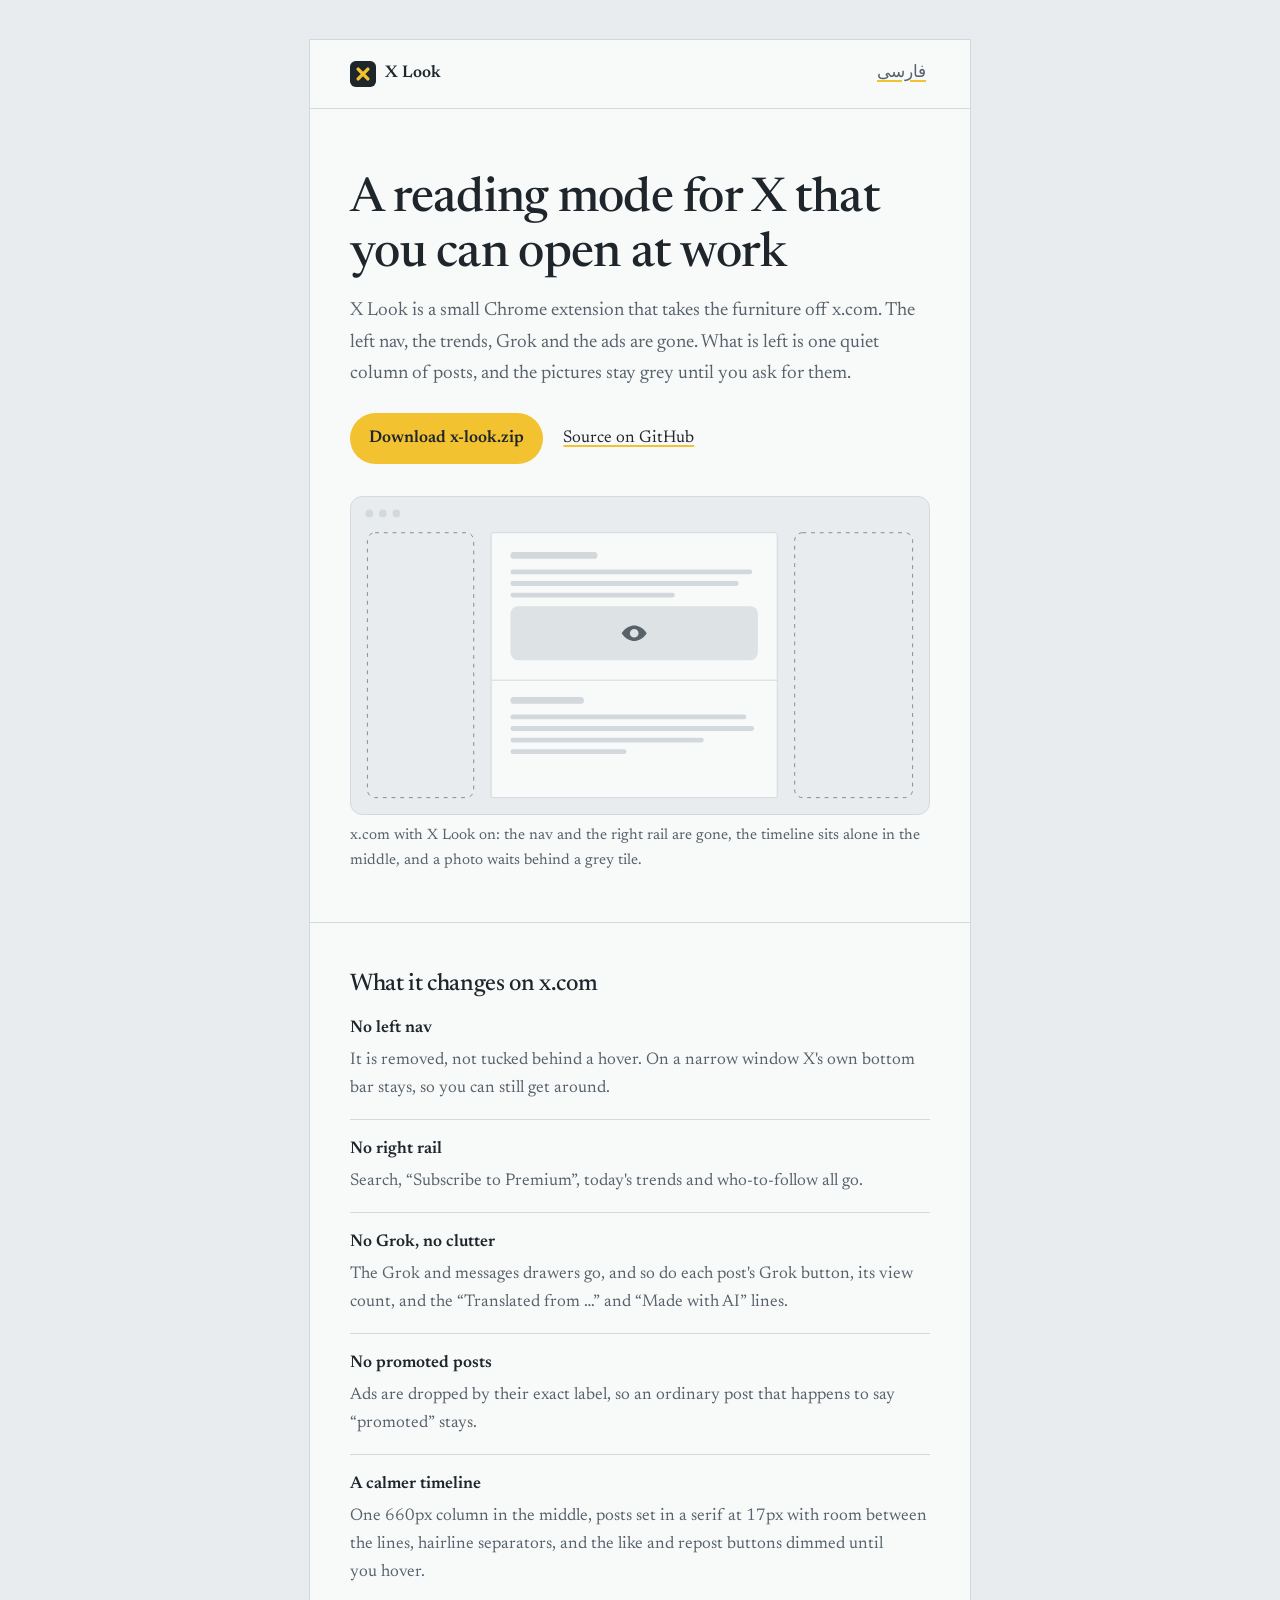
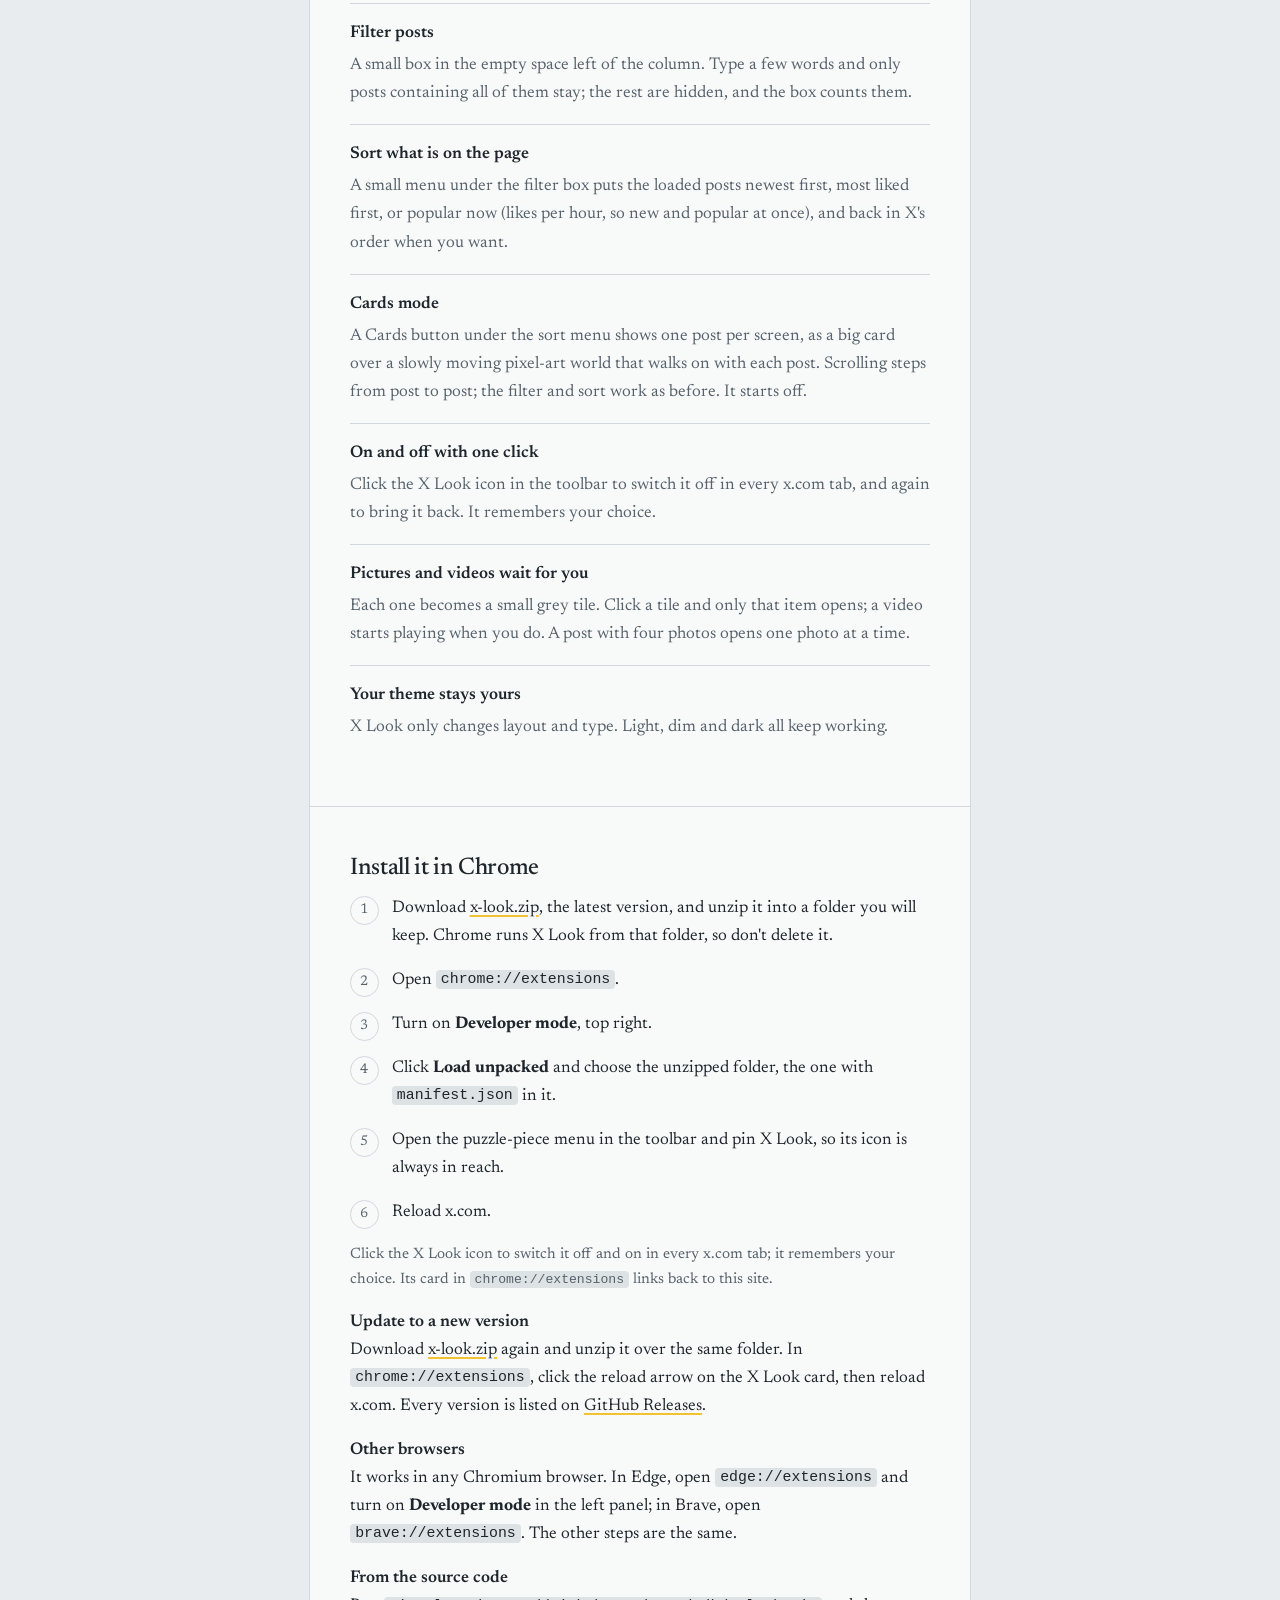
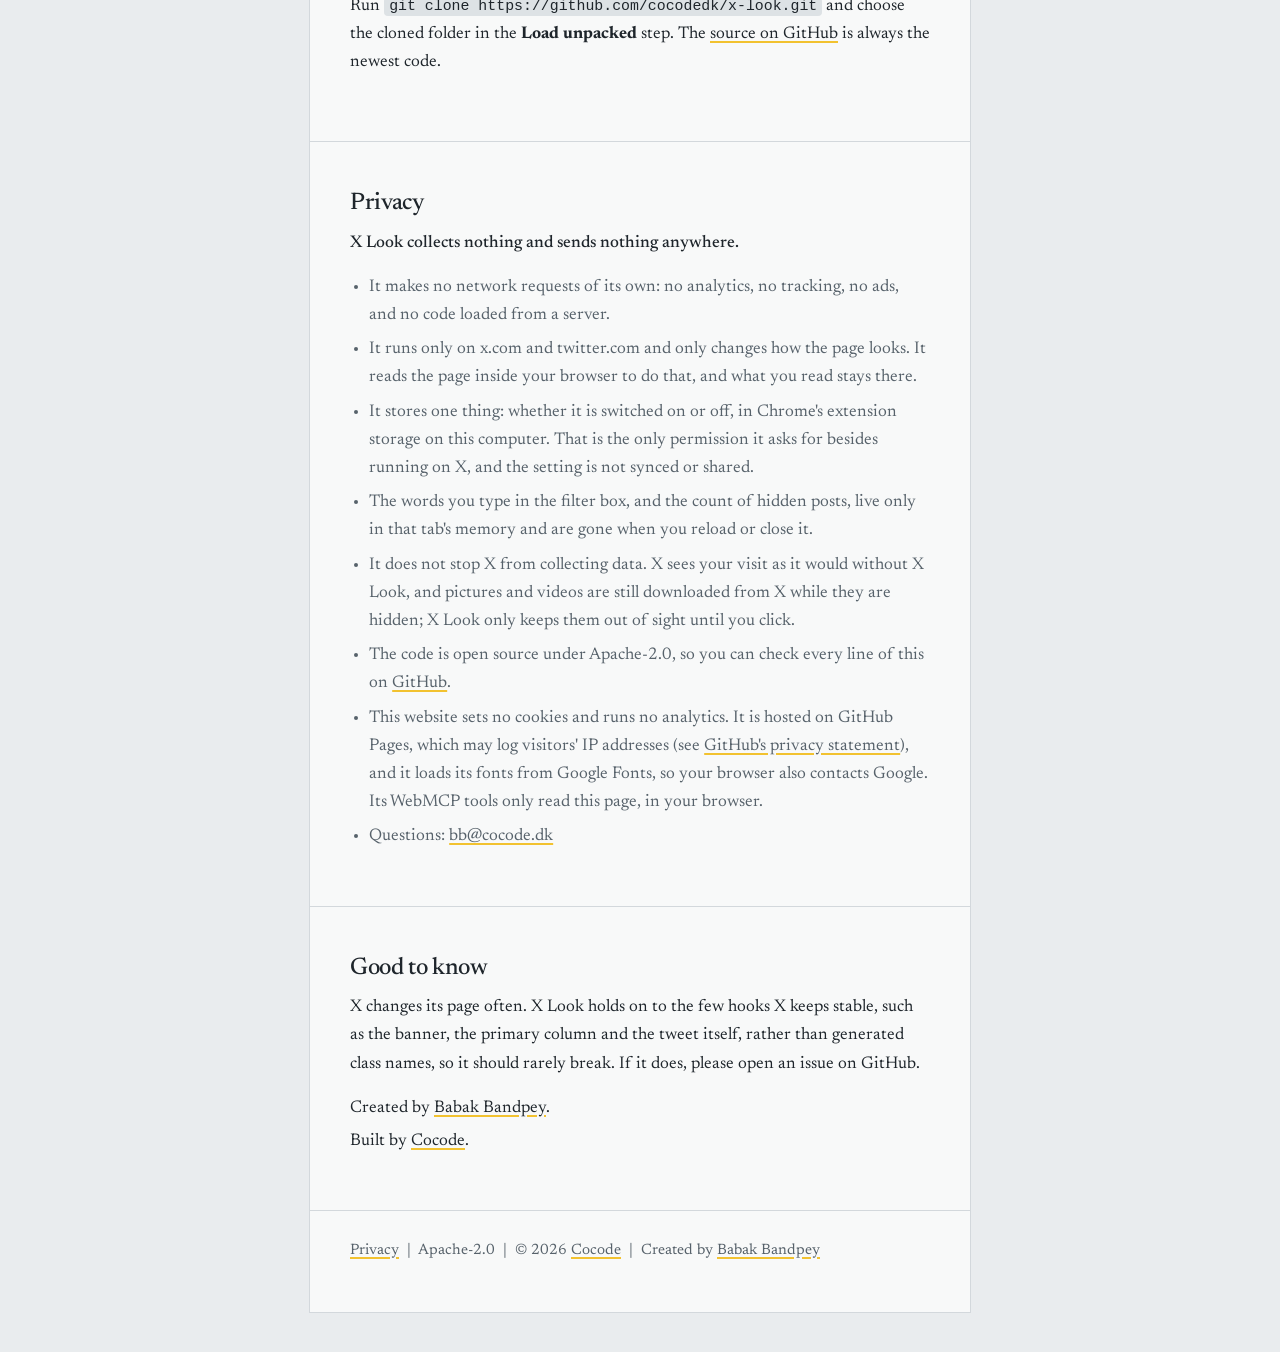
<file: website/index.html>
<!doctype html>
<!-- SEO keywords:
     primary:   X reading mode extension
     secondary: hide X sidebar and trends, calm x.com timeline, block promoted posts on X
     intent:    transactional
-->
<html lang="en">
<head>
  <meta charset="utf-8" />
  <meta name="viewport" content="width=device-width, initial-scale=1" />
  <title>X Look — X reading mode extension for Chrome · Cocode</title>
  <meta name="description" content="X Look is a free Chrome extension that gives x.com a reading mode: no left nav, no trends, no promoted posts, and pictures hidden until you click." />
  <meta name="robots" content="index, follow" />
  <link rel="canonical" href="https://xlook.cocode.dk/" />
  <link rel="alternate" hreflang="en" href="https://xlook.cocode.dk/" />
  <link rel="alternate" hreflang="fa" href="https://xlook.cocode.dk/fa/" />
  <link rel="alternate" hreflang="x-default" href="https://xlook.cocode.dk/" />
  <link rel="icon" type="image/svg+xml" href="favicon.svg" />

  <meta property="og:type" content="website" />
  <meta property="og:site_name" content="X Look" />
  <meta property="og:title" content="X Look — read X at work without the noise" />
  <meta property="og:description" content="One calm column instead of three busy ones. No nav, no trends, no ads, and pictures stay grey until you ask for them." />
  <meta property="og:url" content="https://xlook.cocode.dk/" />
  <meta property="og:image" content="https://xlook.cocode.dk/og.png" />
  <meta property="og:image:width" content="1200" />
  <meta property="og:image:height" content="630" />
  <meta property="og:image:alt" content="A sketch of x.com with the left nav and right rail drawn as empty dashed outlines, leaving one reading column, beside the words X Look, reading mode for x.com." />
  <meta property="og:locale" content="en_US" />
  <meta property="og:locale:alternate" content="fa_IR" />

  <meta name="twitter:card" content="summary_large_image" />
  <meta name="twitter:title" content="X Look — read X at work without the noise" />
  <meta name="twitter:description" content="One calm column instead of three busy ones. No nav, no trends, no ads, and pictures stay grey until you ask for them." />
  <meta name="twitter:image" content="https://xlook.cocode.dk/og.png" />
  <meta name="twitter:image:alt" content="A sketch of x.com with the left nav and right rail drawn as empty dashed outlines, leaving one reading column." />

  <link rel="preconnect" href="https://fonts.googleapis.com" />
  <link rel="preconnect" href="https://fonts.gstatic.com" crossorigin />
  <link rel="stylesheet" href="https://fonts.googleapis.com/css2?family=Newsreader:opsz,wght@6..72,400;6..72,500;6..72,600&display=swap" />
  <link rel="stylesheet" href="styles.css" />

  <script type="application/ld+json">
  {
    "@context": "https://schema.org",
    "@type": "SoftwareApplication",
    "name": "X Look",
    "alternateName": "X Look — Reading Mode",
    "description": "X Look is a Chrome extension that turns x.com into a quiet reading list: it removes the left navigation, the trends column, Grok and the messages drawer, drops promoted posts, sets the timeline in one centred serif column, and hides images and videos until you click them.",
    "url": "https://xlook.cocode.dk/",
    "downloadUrl": "https://github.com/cocodedk/x-look/releases/latest/download/x-look.zip",
    "applicationCategory": "BrowserApplication",
    "operatingSystem": "Chrome, Edge and other Chromium browsers",
    "inLanguage": ["en", "fa"],
    "license": "https://www.apache.org/licenses/LICENSE-2.0",
    "offers": { "@type": "Offer", "price": "0", "priceCurrency": "USD" },
    "author": {
      "@type": "Person",
      "name": "Babak Bandpey",
      "url": "https://cocode.dk",
      "sameAs": ["https://linkedin.com/in/babakbandpey", "https://github.com/cocodedk"]
    },
    "codeRepository": "https://github.com/cocodedk/x-look"
  }
  </script>
  <script type="module" src="webmcp.js"></script>
</head>
<body>
  <div class="page">
    <header class="bar">
      <a class="brand" href="./" aria-label="X Look home">
        <svg viewBox="0 0 32 32" aria-hidden="true"><rect width="32" height="32" rx="7" fill="#1e252b"/><path d="M10 10l12 12M22 10L10 22" stroke="#f2c230" stroke-width="4.2" stroke-linecap="round"/></svg>
        X Look
      </a>
      <nav aria-label="Language">
        <a href="fa/" class="lang-switch" hreflang="fa" lang="fa">فارسی</a>
      </nav>
    </header>

    <main>
      <div class="hero">
        <h1>A reading mode for X that you can open at work</h1>
        <p class="lede">X Look is a small Chrome extension that takes the furniture off x.com. The left nav, the trends, Grok and the ads are gone. What is left is one quiet column of posts, and the pictures stay grey until you ask for them.</p>
        <div class="actions">
          <a class="download" data-download href="https://github.com/cocodedk/x-look/releases/latest/download/x-look.zip">Download x-look.zip</a>
          <a class="source" href="https://github.com/cocodedk/x-look">Source on GitHub</a>
        </div>

        <figure class="scheme" id="scheme">
          <svg viewBox="0 0 600 330" role="img" aria-labelledby="scheme-cap">
            <rect class="s-frame" x="0.5" y="0.5" width="599" height="329" rx="12" />
            <circle class="s-dot" cx="20" cy="18" r="4" /><circle class="s-dot" cx="34" cy="18" r="4" /><circle class="s-dot" cx="48" cy="18" r="4" />
            <g class="s-gone">
              <rect x="18" y="38" width="110" height="274" rx="8" />
              <rect class="s-fill" x="32" y="56" width="70" height="8" rx="4" />
              <rect class="s-fill" x="32" y="78" width="56" height="8" rx="4" />
              <rect class="s-fill" x="32" y="100" width="64" height="8" rx="4" />
              <rect class="s-fill" x="32" y="122" width="50" height="8" rx="4" />
              <rect class="s-fill" x="32" y="268" width="82" height="26" rx="13" />
            </g>
            <g class="s-gone">
              <rect x="460" y="38" width="122" height="274" rx="8" />
              <rect class="s-fill" x="472" y="52" width="98" height="18" rx="9" />
              <rect class="s-fill" x="472" y="86" width="98" height="60" rx="6" />
              <rect class="s-fill" x="472" y="160" width="98" height="8" rx="4" />
              <rect class="s-fill" x="472" y="178" width="78" height="8" rx="4" />
              <rect class="s-fill" x="472" y="196" width="88" height="8" rx="4" />
              <rect class="s-fill" x="472" y="230" width="98" height="60" rx="6" />
            </g>
            <rect class="s-col" x="146" y="38" width="296" height="274" rx="2" />
            <rect class="s-line" x="166" y="58" width="90" height="7" rx="3.5" />
            <rect class="s-line" x="166" y="76" width="250" height="5" rx="2.5" />
            <rect class="s-line" x="166" y="88" width="236" height="5" rx="2.5" />
            <rect class="s-line" x="166" y="100" width="170" height="5" rx="2.5" />
            <rect class="s-tile" x="166" y="114" width="256" height="56" rx="8" />
            <path class="s-eye" d="M281 142c4-6 9-8 13-8s9 2 13 8c-4 6-9 8-13 8s-9-2-13-8zm13 4.5a4.5 4.5 0 1 0 0-9 4.5 4.5 0 0 0 0 9z" />
            <rect class="s-line" x="146" y="190" width="296" height="1" />
            <rect class="s-line" x="166" y="208" width="76" height="7" rx="3.5" />
            <rect class="s-line" x="166" y="226" width="244" height="5" rx="2.5" />
            <rect class="s-line" x="166" y="238" width="252" height="5" rx="2.5" />
            <rect class="s-line" x="166" y="250" width="200" height="5" rx="2.5" />
            <rect class="s-line" x="166" y="262" width="120" height="5" rx="2.5" />
          </svg>
          <figcaption id="scheme-cap">x.com with X Look on: the nav and the right rail are gone, the timeline sits alone in the middle, and a photo waits behind a grey tile.</figcaption>
        </figure>
      </div>

      <section id="features" aria-labelledby="features-h">
        <h2 id="features-h">What it changes on x.com</h2>
        <ul class="changes">
          <li data-feature><h3>No left nav</h3><p>It is removed, not tucked behind a hover. On a narrow window X's own bottom bar stays, so you can still get around.</p></li>
          <li data-feature><h3>No right rail</h3><p>Search, “Subscribe to Premium”, today's trends and who-to-follow all go.</p></li>
          <li data-feature><h3>No Grok, no clutter</h3><p>The Grok and messages drawers go, and so do each post's Grok button, its view count, and the “Translated from …” and “Made with AI” lines.</p></li>
          <li data-feature><h3>No promoted posts</h3><p>Ads are dropped by their exact label, so an ordinary post that happens to say “promoted” stays.</p></li>
          <li data-feature><h3>A calmer timeline</h3><p>One 660px column in the middle, posts set in a serif at 17px with room between the lines, hairline separators, and the like and repost buttons dimmed until you hover.</p></li>
          <li data-feature><h3>Filter posts</h3><p>A small box in the empty space left of the column. Type a few words and only posts containing all of them stay; the rest are hidden, and the box counts them.</p></li>
          <li data-feature><h3>Sort what is on the page</h3><p>A small menu under the filter box puts the loaded posts newest first, most liked first, or popular now (likes per hour, so new and popular at once), and back in X's order when you want.</p></li>
          <li data-feature><h3>Cards mode</h3><p>A Cards button under the sort menu shows one post per screen, as a big card over a slowly moving pixel-art world that walks on with each post. Scrolling steps from post to post; the filter and sort work as before. It starts off.</p></li>
          <li data-feature><h3>On and off with one click</h3><p>Click the X Look icon in the toolbar to switch it off in every x.com tab, and again to bring it back. It remembers your choice.</p></li>
          <li data-feature><h3>Pictures and videos wait for you</h3><p>Each one becomes a small grey tile. Click a tile and only that item opens; a video starts playing when you do. A post with four photos opens one photo at a time.</p></li>
          <li data-feature><h3>Your theme stays yours</h3><p>X Look only changes layout and type. Light, dim and dark all keep working.</p></li>
        </ul>
      </section>

      <section id="install" aria-labelledby="install-h">
        <h2 id="install-h">Install it in Chrome</h2>
        <ol class="steps">
          <li>Download <a href="https://github.com/cocodedk/x-look/releases/latest/download/x-look.zip">x-look.zip</a>, the latest version, and unzip it into a folder you will keep. Chrome runs X Look from that folder, so don't delete it.</li>
          <li>Open <code>chrome://extensions</code>.</li>
          <li>Turn on <strong>Developer mode</strong>, top right.</li>
          <li>Click <strong>Load unpacked</strong> and choose the unzipped folder, the one with <code>manifest.json</code> in it.</li>
          <li>Open the puzzle-piece menu in the toolbar and pin X Look, so its icon is always in reach.</li>
          <li>Reload x.com.</li>
        </ol>
        <p class="note">Click the X Look icon to switch it off and on in every x.com tab; it remembers your choice. Its card in <code>chrome://extensions</code> links back to this site.</p>
        <h3>Update to a new version</h3>
        <p>Download <a href="https://github.com/cocodedk/x-look/releases/latest/download/x-look.zip">x-look.zip</a> again and unzip it over the same folder. In <code>chrome://extensions</code>, click the reload arrow on the X Look card, then reload x.com. Every version is listed on <a href="https://github.com/cocodedk/x-look/releases">GitHub Releases</a>.</p>
        <h3>Other browsers</h3>
        <p>It works in any Chromium browser. In Edge, open <code>edge://extensions</code> and turn on <strong>Developer mode</strong> in the left panel; in Brave, open <code>brave://extensions</code>. The other steps are the same.</p>
        <h3>From the source code</h3>
        <p>Run <code>git clone https://github.com/cocodedk/x-look.git</code> and choose the cloned folder in the <strong>Load unpacked</strong> step. The <a href="https://github.com/cocodedk/x-look">source on GitHub</a> is always the newest code.</p>
      </section>

      <section id="privacy" aria-labelledby="privacy-h">
        <h2 id="privacy-h">Privacy</h2>
        <p class="privacy-lede">X Look collects nothing and sends nothing anywhere.</p>
        <ul class="privacy">
          <li>It makes no network requests of its own: no analytics, no tracking, no ads, and no code loaded from a server.</li>
          <li>It runs only on x.com and twitter.com and only changes how the page looks. It reads the page inside your browser to do that, and what you read stays there.</li>
          <li>It stores one thing: whether it is switched on or off, in Chrome's extension storage on this computer. That is the only permission it asks for besides running on X, and the setting is not synced or shared.</li>
          <li>The words you type in the filter box, and the count of hidden posts, live only in that tab's memory and are gone when you reload or close it.</li>
          <li>It does not stop X from collecting data. X sees your visit as it would without X Look, and pictures and videos are still downloaded from X while they are hidden; X Look only keeps them out of sight until you click.</li>
          <li>The code is open source under Apache-2.0, so you can check every line of this on <a href="https://github.com/cocodedk/x-look">GitHub</a>.</li>
          <li>This website sets no cookies and runs no analytics. It is hosted on GitHub Pages, which may log visitors' IP addresses (see <a href="https://docs.github.com/en/site-policy/privacy-policies/github-general-privacy-statement" target="_blank" rel="noreferrer">GitHub's privacy statement</a>), and it loads its fonts from Google Fonts, so your browser also contacts Google. Its WebMCP tools only read this page, in your browser.</li>
          <li>Questions: <a href="mailto:bb@cocode.dk">bb@cocode.dk</a></li>
        </ul>
      </section>

      <section id="good-to-know" aria-labelledby="know-h">
        <h2 id="know-h">Good to know</h2>
        <p>X changes its page often. X Look holds on to the few hooks X keeps stable, such as the banner, the primary column and the tweet itself, rather than generated class names, so it should rarely break. If it does, please open an issue on GitHub.</p>
        <div class="credits">
          <p>Created by <a href="https://linkedin.com/in/babakbandpey" target="_blank" rel="noreferrer">Babak Bandpey</a>.</p>
          <p>Built by <a href="https://cocode.dk" target="_blank" rel="noreferrer">Cocode</a>.</p>
        </div>
      </section>
    </main>

    <footer>
      <p><a href="#privacy">Privacy</a> &nbsp;|&nbsp; Apache-2.0 &nbsp;|&nbsp; © 2026 <a href="https://cocode.dk" target="_blank" rel="noreferrer">Cocode</a> &nbsp;|&nbsp; Created by <a href="https://linkedin.com/in/babakbandpey" target="_blank" rel="noreferrer">Babak Bandpey</a></p>
    </footer>
  </div>
  <script>
    (() => {
      const s = document.getElementById('scheme');
      const now = matchMedia('(prefers-reduced-motion: reduce)').matches;
      setTimeout(() => s.classList.add('calm'), now ? 0 : 900);
    })();
  </script>
</body>
</html>
</file>
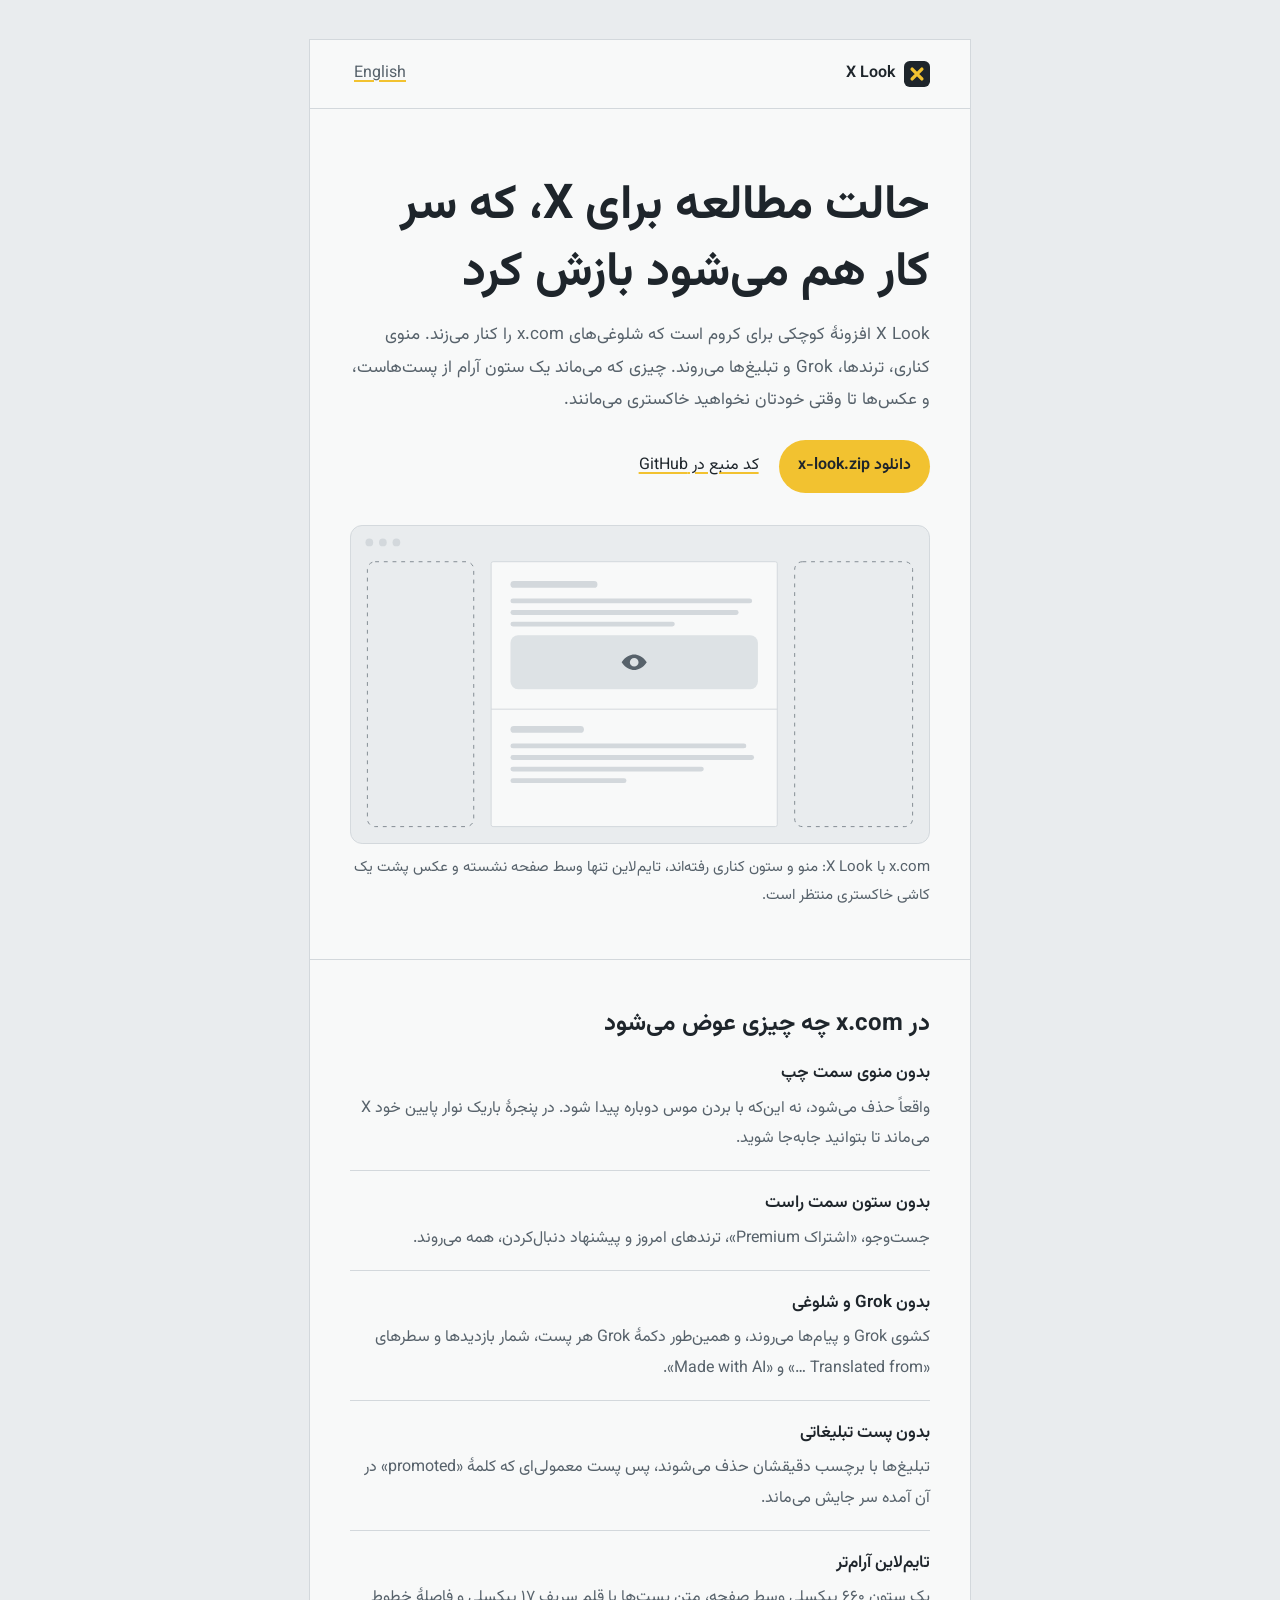
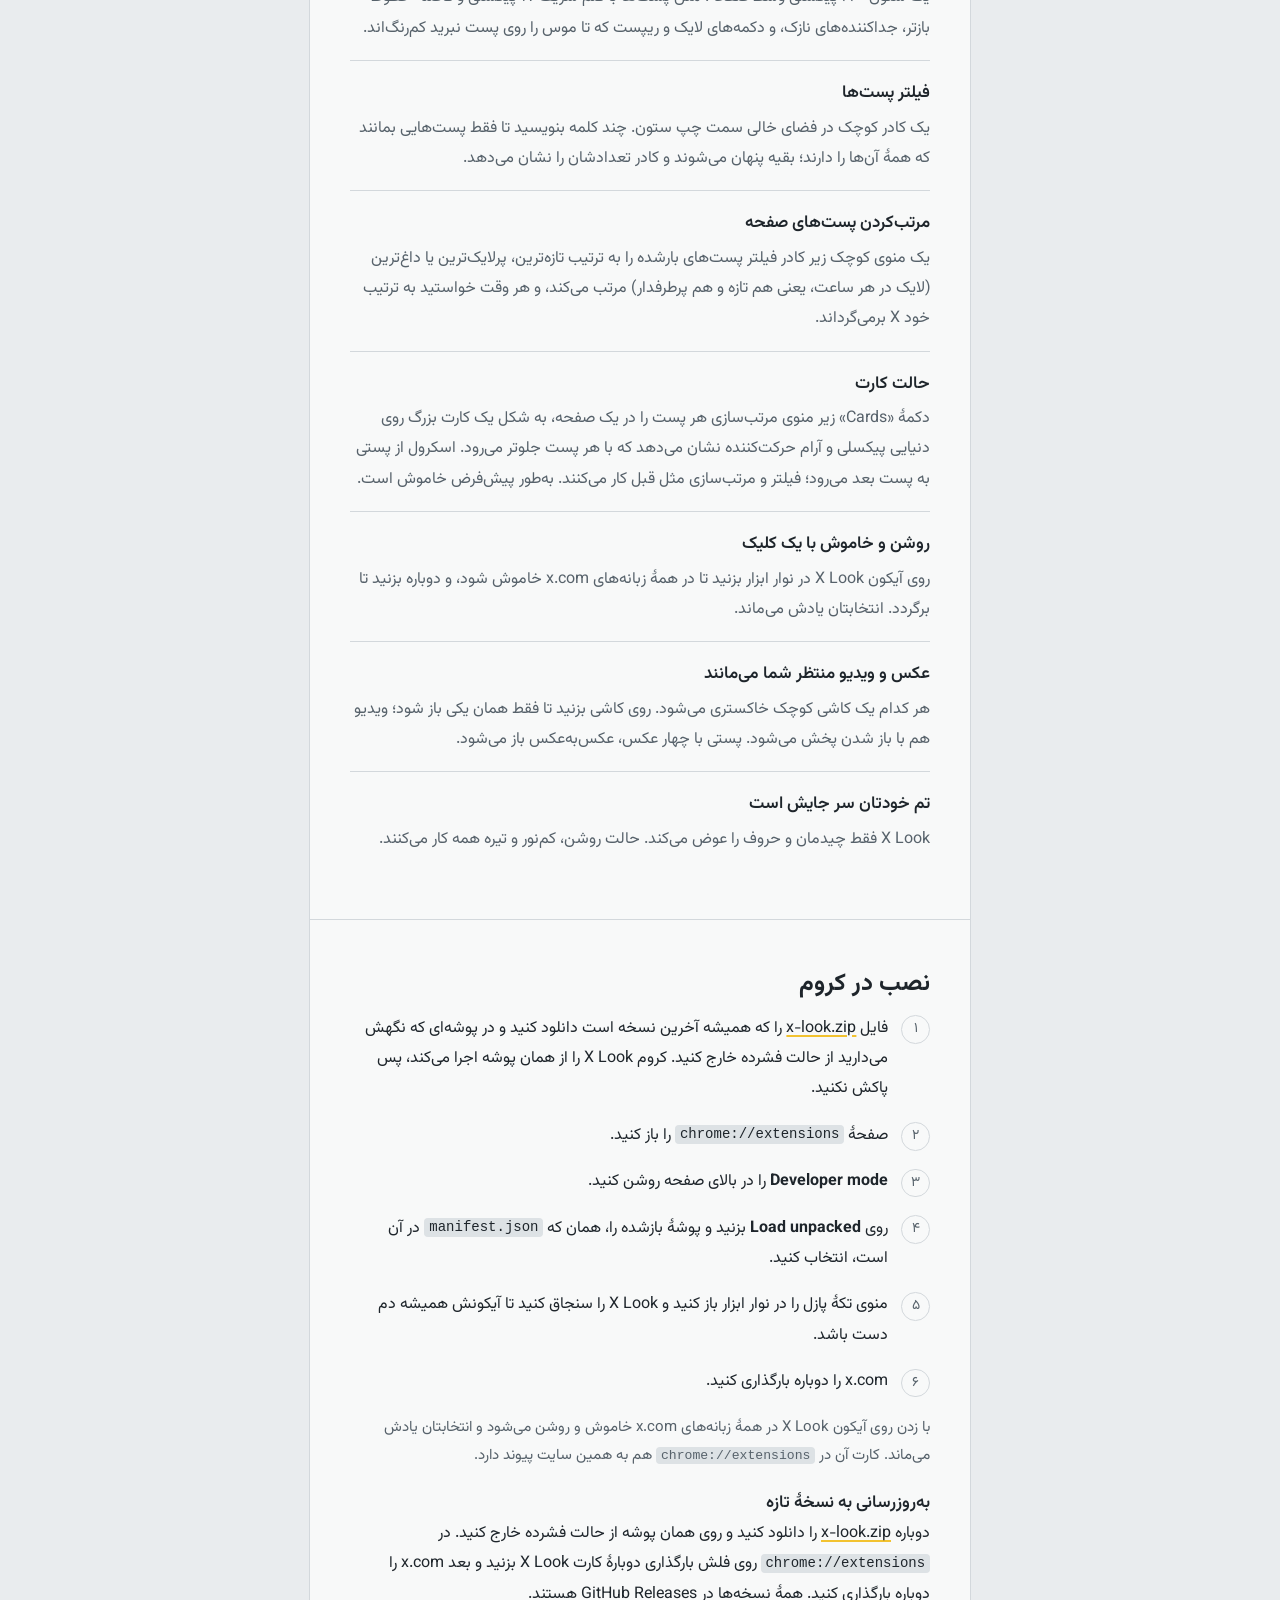
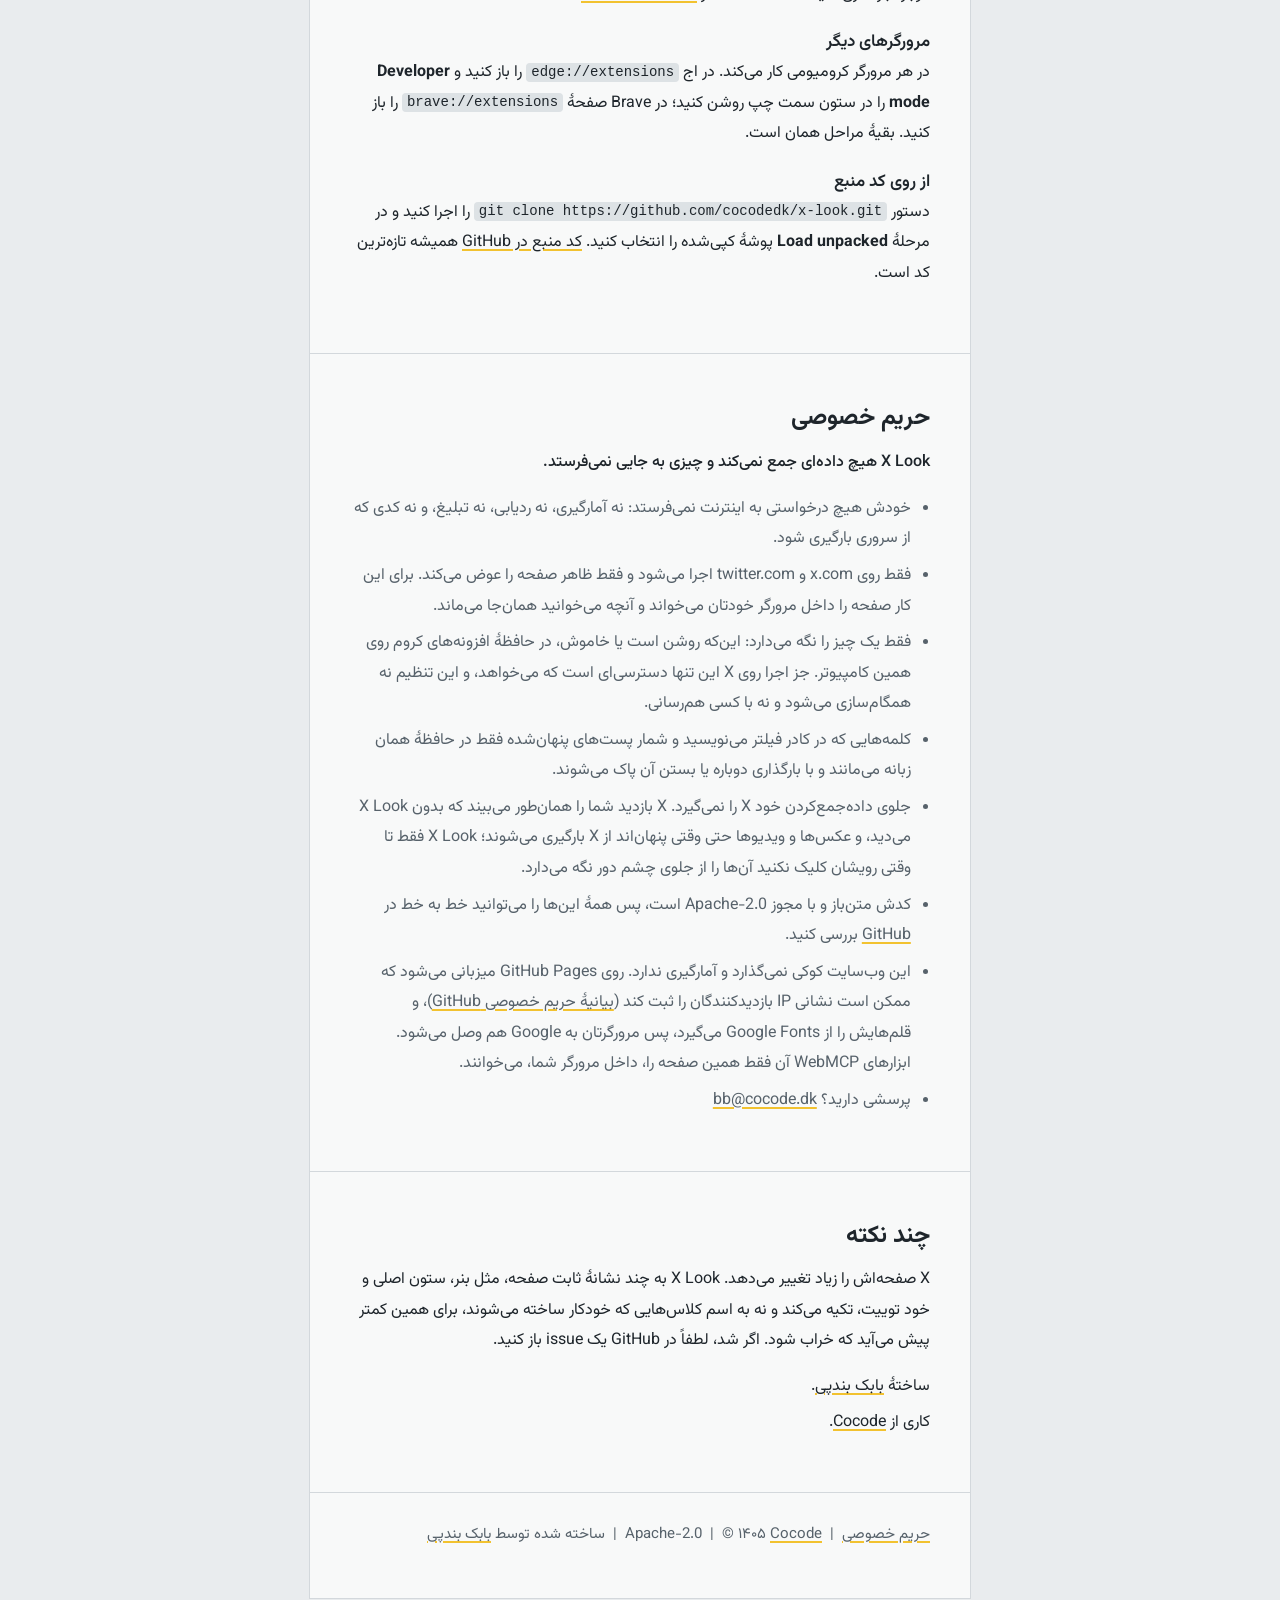
<file: website/fa/index.html>
<!doctype html>
<!-- SEO keywords:
     primary:   حالت مطالعه برای X
     secondary: پنهان کردن ستون کناری X, تایم‌لاین آرام x.com, حذف پست‌های تبلیغاتی X
     intent:    transactional
-->
<html lang="fa" dir="rtl">
<head>
  <meta charset="utf-8" />
  <meta name="viewport" content="width=device-width, initial-scale=1" />
  <title>X Look — حالت مطالعه برای X، افزونهٔ کروم · Cocode</title>
  <meta name="description" content="X Look افزونهٔ رایگان کروم است که x.com را به حالت مطالعه می‌برد: بی‌منوی کناری، بی‌ترند، بی‌تبلیغ، و عکس‌ها تا وقتی خودتان نخواهید پنهان می‌مانند." />
  <meta name="robots" content="index, follow" />
  <link rel="canonical" href="https://xlook.cocode.dk/fa/" />
  <link rel="alternate" hreflang="en" href="https://xlook.cocode.dk/" />
  <link rel="alternate" hreflang="fa" href="https://xlook.cocode.dk/fa/" />
  <link rel="alternate" hreflang="x-default" href="https://xlook.cocode.dk/" />
  <link rel="icon" type="image/svg+xml" href="../favicon.svg" />

  <meta property="og:type" content="website" />
  <meta property="og:site_name" content="X Look" />
  <meta property="og:title" content="X Look — X را سر کار بی‌سروصدا بخوانید" />
  <meta property="og:description" content="یک ستون آرام به‌جای سه ستون شلوغ. بی‌منو، بی‌ترند، بی‌تبلیغ، و عکس‌ها تا وقتی بازشان نکنید خاکستری می‌مانند." />
  <meta property="og:url" content="https://xlook.cocode.dk/fa/" />
  <meta property="og:image" content="https://xlook.cocode.dk/og.png" />
  <meta property="og:image:width" content="1200" />
  <meta property="og:image:height" content="630" />
  <meta property="og:image:alt" content="طرحی از x.com که منوی چپ و ستون راستش با خط‌چین خالی شده‌اند و فقط یک ستون برای خواندن مانده است." />
  <meta property="og:locale" content="fa_IR" />
  <meta property="og:locale:alternate" content="en_US" />

  <meta name="twitter:card" content="summary_large_image" />
  <meta name="twitter:title" content="X Look — X را سر کار بی‌سروصدا بخوانید" />
  <meta name="twitter:description" content="یک ستون آرام به‌جای سه ستون شلوغ. بی‌منو، بی‌ترند، بی‌تبلیغ، و عکس‌ها تا وقتی بازشان نکنید خاکستری می‌مانند." />
  <meta name="twitter:image" content="https://xlook.cocode.dk/og.png" />
  <meta name="twitter:image:alt" content="طرحی از x.com که منوی چپ و ستون راستش خالی شده‌اند و فقط یک ستون برای خواندن مانده است." />

  <link rel="preconnect" href="https://fonts.googleapis.com" />
  <link rel="preconnect" href="https://fonts.gstatic.com" crossorigin />
  <link rel="stylesheet" href="https://fonts.googleapis.com/css2?family=Vazirmatn:wght@400;600;700&display=swap" />
  <link rel="stylesheet" href="../styles.css" />

  <script type="application/ld+json">
  {
    "@context": "https://schema.org",
    "@type": "SoftwareApplication",
    "name": "X Look",
    "alternateName": "X Look — Reading Mode",
    "description": "X Look افزونه‌ای برای کروم است که x.com را به یک فهرست آرام برای خواندن تبدیل می‌کند: منوی کناری، ستون ترندها، Grok و کشوی پیام‌ها را برمی‌دارد، پست‌های تبلیغاتی را حذف می‌کند، تایم‌لاین را در یک ستون وسط با قلم سریف می‌چیند و عکس‌ها و ویدیوها را تا کلیک شما پنهان نگه می‌دارد.",
    "url": "https://xlook.cocode.dk/fa/",
    "downloadUrl": "https://github.com/cocodedk/x-look/releases/latest/download/x-look.zip",
    "applicationCategory": "BrowserApplication",
    "operatingSystem": "Chrome, Edge and other Chromium browsers",
    "inLanguage": "fa",
    "license": "https://www.apache.org/licenses/LICENSE-2.0",
    "offers": { "@type": "Offer", "price": "0", "priceCurrency": "USD" },
    "author": {
      "@type": "Person",
      "name": "Babak Bandpey",
      "url": "https://cocode.dk",
      "sameAs": ["https://linkedin.com/in/babakbandpey", "https://github.com/cocodedk"]
    },
    "codeRepository": "https://github.com/cocodedk/x-look"
  }
  </script>
  <script type="module" src="../webmcp.js"></script>
</head>
<body>
  <div class="page">
    <header class="bar">
      <a class="brand" href="./" aria-label="صفحهٔ اصلی X Look">
        <svg viewBox="0 0 32 32" aria-hidden="true"><rect width="32" height="32" rx="7" fill="#1e252b"/><path d="M10 10l12 12M22 10L10 22" stroke="#f2c230" stroke-width="4.2" stroke-linecap="round"/></svg>
        <span dir="ltr">X Look</span>
      </a>
      <nav aria-label="زبان">
        <a href="../" class="lang-switch" hreflang="en" lang="en">English</a>
      </nav>
    </header>

    <main>
      <div class="hero">
        <h1>حالت مطالعه برای X، که سر کار هم می‌شود بازش کرد</h1>
        <p class="lede">X Look افزونهٔ کوچکی برای کروم است که شلوغی‌های x.com را کنار می‌زند. منوی کناری، ترندها، Grok و تبلیغ‌ها می‌روند. چیزی که می‌ماند یک ستون آرام از پست‌هاست، و عکس‌ها تا وقتی خودتان نخواهید خاکستری می‌مانند.</p>
        <div class="actions">
          <a class="download" data-download href="https://github.com/cocodedk/x-look/releases/latest/download/x-look.zip">دانلود x-look.zip</a>
          <a class="source" href="https://github.com/cocodedk/x-look">کد منبع در GitHub</a>
        </div>

        <figure class="scheme" id="scheme">
          <svg viewBox="0 0 600 330" role="img" aria-labelledby="scheme-cap">
            <rect class="s-frame" x="0.5" y="0.5" width="599" height="329" rx="12" />
            <circle class="s-dot" cx="20" cy="18" r="4" /><circle class="s-dot" cx="34" cy="18" r="4" /><circle class="s-dot" cx="48" cy="18" r="4" />
            <g class="s-gone">
              <rect x="18" y="38" width="110" height="274" rx="8" />
              <rect class="s-fill" x="32" y="56" width="70" height="8" rx="4" />
              <rect class="s-fill" x="32" y="78" width="56" height="8" rx="4" />
              <rect class="s-fill" x="32" y="100" width="64" height="8" rx="4" />
              <rect class="s-fill" x="32" y="122" width="50" height="8" rx="4" />
              <rect class="s-fill" x="32" y="268" width="82" height="26" rx="13" />
            </g>
            <g class="s-gone">
              <rect x="460" y="38" width="122" height="274" rx="8" />
              <rect class="s-fill" x="472" y="52" width="98" height="18" rx="9" />
              <rect class="s-fill" x="472" y="86" width="98" height="60" rx="6" />
              <rect class="s-fill" x="472" y="160" width="98" height="8" rx="4" />
              <rect class="s-fill" x="472" y="178" width="78" height="8" rx="4" />
              <rect class="s-fill" x="472" y="196" width="88" height="8" rx="4" />
              <rect class="s-fill" x="472" y="230" width="98" height="60" rx="6" />
            </g>
            <rect class="s-col" x="146" y="38" width="296" height="274" rx="2" />
            <rect class="s-line" x="166" y="58" width="90" height="7" rx="3.5" />
            <rect class="s-line" x="166" y="76" width="250" height="5" rx="2.5" />
            <rect class="s-line" x="166" y="88" width="236" height="5" rx="2.5" />
            <rect class="s-line" x="166" y="100" width="170" height="5" rx="2.5" />
            <rect class="s-tile" x="166" y="114" width="256" height="56" rx="8" />
            <path class="s-eye" d="M281 142c4-6 9-8 13-8s9 2 13 8c-4 6-9 8-13 8s-9-2-13-8zm13 4.5a4.5 4.5 0 1 0 0-9 4.5 4.5 0 0 0 0 9z" />
            <rect class="s-line" x="146" y="190" width="296" height="1" />
            <rect class="s-line" x="166" y="208" width="76" height="7" rx="3.5" />
            <rect class="s-line" x="166" y="226" width="244" height="5" rx="2.5" />
            <rect class="s-line" x="166" y="238" width="252" height="5" rx="2.5" />
            <rect class="s-line" x="166" y="250" width="200" height="5" rx="2.5" />
            <rect class="s-line" x="166" y="262" width="120" height="5" rx="2.5" />
          </svg>
          <figcaption id="scheme-cap">x.com با X Look: منو و ستون کناری رفته‌اند، تایم‌لاین تنها وسط صفحه نشسته و عکس پشت یک کاشی خاکستری منتظر است.</figcaption>
        </figure>
      </div>

      <section id="features" aria-labelledby="features-h">
        <h2 id="features-h">در x.com چه چیزی عوض می‌شود</h2>
        <ul class="changes">
          <li data-feature><h3>بدون منوی سمت چپ</h3><p>واقعاً حذف می‌شود، نه این‌که با بردن موس دوباره پیدا شود. در پنجرهٔ باریک نوار پایین خود X می‌ماند تا بتوانید جابه‌جا شوید.</p></li>
          <li data-feature><h3>بدون ستون سمت راست</h3><p>جست‌وجو، «اشتراک Premium»، ترندهای امروز و پیشنهاد دنبال‌کردن، همه می‌روند.</p></li>
          <li data-feature><h3>بدون Grok و شلوغی</h3><p>کشوی Grok و پیام‌ها می‌روند، و همین‌طور دکمهٔ Grok هر پست، شمار بازدیدها و سطرهای «Translated from …» و «Made with AI».</p></li>
          <li data-feature><h3>بدون پست تبلیغاتی</h3><p>تبلیغ‌ها با برچسب دقیقشان حذف می‌شوند، پس پست معمولی‌ای که کلمهٔ «promoted» در آن آمده سر جایش می‌ماند.</p></li>
          <li data-feature><h3>تایم‌لاین آرام‌تر</h3><p>یک ستون ۶۶۰ پیکسلی وسط صفحه، متن پست‌ها با قلم سریف ۱۷ پیکسلی و فاصلهٔ خطوط بازتر، جداکننده‌های نازک، و دکمه‌های لایک و ریپست که تا موس را روی پست نبرید کم‌رنگ‌اند.</p></li>
          <li data-feature><h3>فیلتر پست‌ها</h3><p>یک کادر کوچک در فضای خالی سمت چپ ستون. چند کلمه بنویسید تا فقط پست‌هایی بمانند که همهٔ آن‌ها را دارند؛ بقیه پنهان می‌شوند و کادر تعدادشان را نشان می‌دهد.</p></li>
          <li data-feature><h3>مرتب‌کردن پست‌های صفحه</h3><p>یک منوی کوچک زیر کادر فیلتر پست‌های بارشده را به ترتیب تازه‌ترین، پرلایک‌ترین یا داغ‌ترین (لایک در هر ساعت، یعنی هم تازه و هم پرطرفدار) مرتب می‌کند، و هر وقت خواستید به ترتیب خود X برمی‌گرداند.</p></li>
          <li data-feature><h3>حالت کارت</h3><p>دکمهٔ «Cards» زیر منوی مرتب‌سازی هر پست را در یک صفحه، به شکل یک کارت بزرگ روی دنیایی پیکسلی و آرام‌ حرکت‌کننده نشان می‌دهد که با هر پست جلوتر می‌رود. اسکرول از پستی به پست بعد می‌رود؛ فیلتر و مرتب‌سازی مثل قبل کار می‌کنند. به‌طور پیش‌فرض خاموش است.</p></li>
          <li data-feature><h3>روشن و خاموش با یک کلیک</h3><p>روی آیکون X Look در نوار ابزار بزنید تا در همهٔ زبانه‌های x.com خاموش شود، و دوباره بزنید تا برگردد. انتخابتان یادش می‌ماند.</p></li>
          <li data-feature><h3>عکس و ویدیو منتظر شما می‌مانند</h3><p>هر کدام یک کاشی کوچک خاکستری می‌شود. روی کاشی بزنید تا فقط همان یکی باز شود؛ ویدیو هم با باز شدن پخش می‌شود. پستی با چهار عکس، عکس‌به‌عکس باز می‌شود.</p></li>
          <li data-feature><h3>تم خودتان سر جایش است</h3><p>X Look فقط چیدمان و حروف را عوض می‌کند. حالت روشن، کم‌نور و تیره همه کار می‌کنند.</p></li>
        </ul>
      </section>

      <section id="install" aria-labelledby="install-h">
        <h2 id="install-h">نصب در کروم</h2>
        <ol class="steps">
          <li>فایل <a href="https://github.com/cocodedk/x-look/releases/latest/download/x-look.zip">x-look.zip</a> را که همیشه آخرین نسخه است دانلود کنید و در پوشه‌ای که نگهش می‌دارید از حالت فشرده خارج کنید. کروم X Look را از همان پوشه اجرا می‌کند، پس پاکش نکنید.</li>
          <li>صفحهٔ <code>chrome://extensions</code> را باز کنید.</li>
          <li><strong>Developer mode</strong> را در بالای صفحه روشن کنید.</li>
          <li>روی <strong>Load unpacked</strong> بزنید و پوشهٔ بازشده را، همان که <code>manifest.json</code> در آن است، انتخاب کنید.</li>
          <li>منوی تکهٔ پازل را در نوار ابزار باز کنید و X Look را سنجاق کنید تا آیکونش همیشه دم دست باشد.</li>
          <li>x.com را دوباره بارگذاری کنید.</li>
        </ol>
        <p class="note">با زدن روی آیکون X Look در همهٔ زبانه‌های x.com خاموش و روشن می‌شود و انتخابتان یادش می‌ماند. کارت آن در <code>chrome://extensions</code> هم به همین سایت پیوند دارد.</p>
        <h3>به‌روزرسانی به نسخهٔ تازه</h3>
        <p>دوباره <a href="https://github.com/cocodedk/x-look/releases/latest/download/x-look.zip">x-look.zip</a> را دانلود کنید و روی همان پوشه از حالت فشرده خارج کنید. در <code>chrome://extensions</code> روی فلش بارگذاری دوبارهٔ کارت X Look بزنید و بعد x.com را دوباره بارگذاری کنید. همهٔ نسخه‌ها در <a href="https://github.com/cocodedk/x-look/releases">GitHub Releases</a> هستند.</p>
        <h3>مرورگرهای دیگر</h3>
        <p>در هر مرورگر کرومیومی کار می‌کند. در اج <code>edge://extensions</code> را باز کنید و <strong>Developer mode</strong> را در ستون سمت چپ روشن کنید؛ در Brave صفحهٔ <code>brave://extensions</code> را باز کنید. بقیهٔ مراحل همان است.</p>
        <h3>از روی کد منبع</h3>
        <p>دستور <code>git clone https://github.com/cocodedk/x-look.git</code> را اجرا کنید و در مرحلهٔ <strong>Load unpacked</strong> پوشهٔ کپی‌شده را انتخاب کنید. <a href="https://github.com/cocodedk/x-look">کد منبع در GitHub</a> همیشه تازه‌ترین کد است.</p>
      </section>

      <section id="privacy" aria-labelledby="privacy-h">
        <h2 id="privacy-h">حریم خصوصی</h2>
        <p class="privacy-lede">X Look هیچ داده‌ای جمع نمی‌کند و چیزی به جایی نمی‌فرستد.</p>
        <ul class="privacy">
          <li>خودش هیچ درخواستی به اینترنت نمی‌فرستد: نه آمارگیری، نه ردیابی، نه تبلیغ، و نه کدی که از سروری بارگیری شود.</li>
          <li>فقط روی x.com و twitter.com اجرا می‌شود و فقط ظاهر صفحه را عوض می‌کند. برای این کار صفحه را داخل مرورگر خودتان می‌خواند و آنچه می‌خوانید همان‌جا می‌ماند.</li>
          <li>فقط یک چیز را نگه می‌دارد: این‌که روشن است یا خاموش، در حافظهٔ افزونه‌های کروم روی همین کامپیوتر. جز اجرا روی X این تنها دسترسی‌ای است که می‌خواهد، و این تنظیم نه همگام‌سازی می‌شود و نه با کسی هم‌رسانی.</li>
          <li>کلمه‌هایی که در کادر فیلتر می‌نویسید و شمار پست‌های پنهان‌شده فقط در حافظهٔ همان زبانه می‌مانند و با بارگذاری دوباره یا بستن آن پاک می‌شوند.</li>
          <li>جلوی داده‌جمع‌کردن خود X را نمی‌گیرد. X بازدید شما را همان‌طور می‌بیند که بدون X Look می‌دید، و عکس‌ها و ویدیوها حتی وقتی پنهان‌اند از X بارگیری می‌شوند؛ X Look فقط تا وقتی رویشان کلیک نکنید آن‌ها را از جلوی چشم دور نگه می‌دارد.</li>
          <li>کدش متن‌باز و با مجوز Apache-2.0 است، پس همهٔ این‌ها را می‌توانید خط به خط در <a href="https://github.com/cocodedk/x-look">GitHub</a> بررسی کنید.</li>
          <li>این وب‌سایت کوکی نمی‌گذارد و آمارگیری ندارد. روی GitHub Pages میزبانی می‌شود که ممکن است نشانی IP بازدیدکنندگان را ثبت کند (<a href="https://docs.github.com/en/site-policy/privacy-policies/github-general-privacy-statement" target="_blank" rel="noreferrer">بیانیهٔ حریم خصوصی GitHub</a>)، و قلم‌هایش را از Google Fonts می‌گیرد، پس مرورگرتان به Google هم وصل می‌شود. ابزارهای WebMCP آن فقط همین صفحه را، داخل مرورگر شما، می‌خوانند.</li>
          <li>پرسشی دارید؟ <a href="mailto:bb@cocode.dk">bb@cocode.dk</a></li>
        </ul>
      </section>

      <section id="good-to-know" aria-labelledby="know-h">
        <h2 id="know-h">چند نکته</h2>
        <p>X صفحه‌اش را زیاد تغییر می‌دهد. X Look به چند نشانهٔ ثابت صفحه، مثل بنر، ستون اصلی و خود توییت، تکیه می‌کند و نه به اسم کلاس‌هایی که خودکار ساخته می‌شوند، برای همین کمتر پیش می‌آید که خراب شود. اگر شد، لطفاً در GitHub یک issue باز کنید.</p>
        <div class="credits">
          <p>ساختهٔ <a href="https://linkedin.com/in/babakbandpey" target="_blank" rel="noreferrer">بابک بندپی</a>.</p>
          <p>کاری از <a href="https://cocode.dk" target="_blank" rel="noreferrer">Cocode</a>.</p>
        </div>
      </section>
    </main>

    <footer>
      <p><a href="#privacy">حریم خصوصی</a> &nbsp;|&nbsp; Apache-2.0 &nbsp;|&nbsp; © ۱۴۰۵ <a href="https://cocode.dk" target="_blank" rel="noreferrer">Cocode</a> &nbsp;|&nbsp; ساخته شده توسط <a href="https://linkedin.com/in/babakbandpey" target="_blank" rel="noreferrer">بابک بندپی</a></p>
    </footer>
  </div>
  <script>
    (() => {
      const s = document.getElementById('scheme');
      const now = matchMedia('(prefers-reduced-motion: reduce)').matches;
      setTimeout(() => s.classList.add('calm'), now ? 0 : 900);
    })();
  </script>
</body>
</html>
</file>
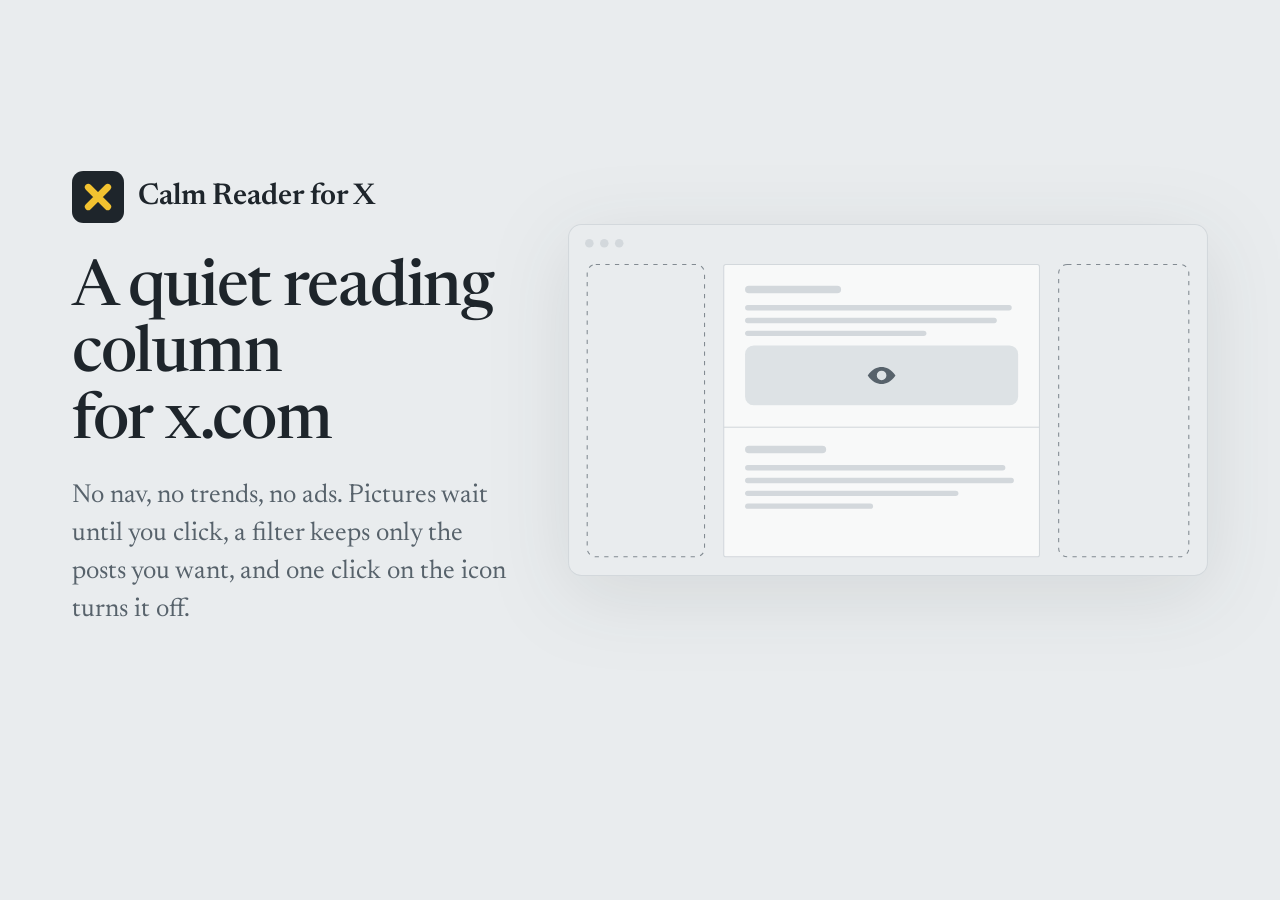
<file: store/store.html>
<!doctype html>
<!-- Source of the Chrome Web Store images: #shot is the 1280x800 screenshot,
     #promo the 440x280 small promo tile. Rendered by store/render.py. -->
<html lang="en">
<head>
<meta charset="utf-8" />
<title>Calm Reader for X store images</title>
<link rel="stylesheet" href="https://fonts.googleapis.com/css2?family=Newsreader:opsz,wght@6..72,400;6..72,500;6..72,600&display=swap" />
<link rel="stylesheet" href="../website/styles.css" />
<style>
  :root { color-scheme: light; --fog:#e9ecee; --paper:#f8f9f9; --ink:#1e252b; --quiet:#57626b; --rule:#d3d8dc; --ghost:#dde2e5; }
  html, body { margin:0; overflow:hidden; background:var(--fog); }
  .mark { display:flex; align-items:center; gap:14px; font:600 30px/1 var(--serif); color:var(--ink); }
  .scheme { margin:0; filter: drop-shadow(0 18px 40px rgba(30,37,43,.10)); }
  .scheme svg { width:100%; }
  #shot, #promo { display:none; box-sizing:border-box; }
  body.shot #shot { display:grid; width:1280px; height:800px; grid-template-columns:440px 1fr; gap:56px; align-items:center; padding:0 72px; }
  body.promo #promo { display:flex; width:440px; height:280px; flex-direction:column; justify-content:center; padding:0 36px; }
  #shot .mark svg { width:52px; height:52px; }
  #shot h1 { font:500 64px/1.04 var(--serif); letter-spacing:-0.02em; margin:34px 0 22px; }
  #shot .sub { font:400 26px/1.45 var(--serif); color:var(--quiet); margin:0; }
  #promo .mark { font-size:28px; }
  #promo .mark svg { width:46px; height:46px; }
  #promo .sub { font:400 20px/1.35 var(--serif); color:var(--quiet); margin:18px 0 0; }
</style>
</head>
<body>
<div id="shot">
  <div>
    <div class="mark"><svg viewBox="0 0 32 32" aria-hidden="true"><rect width="32" height="32" rx="7" fill="#1e252b"/><path d="M10 10l12 12M22 10L10 22" stroke="#f2c230" stroke-width="4.2" stroke-linecap="round"/></svg>
Calm Reader for X</div>
    <h1>A quiet reading column for x.com</h1>
    <p class="sub">No nav, no trends, no ads. Pictures wait until you click, a filter keeps only the posts you want, and one click on the icon turns it off.</p>
  </div>
  <figure class="scheme calm"><svg viewBox="0 0 600 330" aria-hidden="true">
            <rect class="s-frame" x="0.5" y="0.5" width="599" height="329" rx="12" />
            <circle class="s-dot" cx="20" cy="18" r="4" /><circle class="s-dot" cx="34" cy="18" r="4" /><circle class="s-dot" cx="48" cy="18" r="4" />
            <g class="s-gone">
              <rect x="18" y="38" width="110" height="274" rx="8" />
              <rect class="s-fill" x="32" y="56" width="70" height="8" rx="4" />
              <rect class="s-fill" x="32" y="78" width="56" height="8" rx="4" />
              <rect class="s-fill" x="32" y="100" width="64" height="8" rx="4" />
              <rect class="s-fill" x="32" y="122" width="50" height="8" rx="4" />
              <rect class="s-fill" x="32" y="268" width="82" height="26" rx="13" />
            </g>
            <g class="s-gone">
              <rect x="460" y="38" width="122" height="274" rx="8" />
              <rect class="s-fill" x="472" y="52" width="98" height="18" rx="9" />
              <rect class="s-fill" x="472" y="86" width="98" height="60" rx="6" />
              <rect class="s-fill" x="472" y="160" width="98" height="8" rx="4" />
              <rect class="s-fill" x="472" y="178" width="78" height="8" rx="4" />
              <rect class="s-fill" x="472" y="196" width="88" height="8" rx="4" />
              <rect class="s-fill" x="472" y="230" width="98" height="60" rx="6" />
            </g>
            <rect class="s-col" x="146" y="38" width="296" height="274" rx="2" />
            <rect class="s-line" x="166" y="58" width="90" height="7" rx="3.5" />
            <rect class="s-line" x="166" y="76" width="250" height="5" rx="2.5" />
            <rect class="s-line" x="166" y="88" width="236" height="5" rx="2.5" />
            <rect class="s-line" x="166" y="100" width="170" height="5" rx="2.5" />
            <rect class="s-tile" x="166" y="114" width="256" height="56" rx="8" />
            <path class="s-eye" d="M281 142c4-6 9-8 13-8s9 2 13 8c-4 6-9 8-13 8s-9-2-13-8zm13 4.5a4.5 4.5 0 1 0 0-9 4.5 4.5 0 0 0 0 9z" />
            <rect class="s-line" x="146" y="190" width="296" height="1" />
            <rect class="s-line" x="166" y="208" width="76" height="7" rx="3.5" />
            <rect class="s-line" x="166" y="226" width="244" height="5" rx="2.5" />
            <rect class="s-line" x="166" y="238" width="252" height="5" rx="2.5" />
            <rect class="s-line" x="166" y="250" width="200" height="5" rx="2.5" />
            <rect class="s-line" x="166" y="262" width="120" height="5" rx="2.5" />
          </svg></figure>
</div>
<div id="promo">
  <div class="mark"><svg viewBox="0 0 32 32" aria-hidden="true"><rect width="32" height="32" rx="7" fill="#1e252b"/><path d="M10 10l12 12M22 10L10 22" stroke="#f2c230" stroke-width="4.2" stroke-linecap="round"/></svg>
Calm Reader for X</div>
  <p class="sub">One calm column on x.com. No nav, no trends, no ads.</p>
</div>
<script>document.body.className = location.hash.slice(1) || "shot";</script>
</body>
</html>
</file>
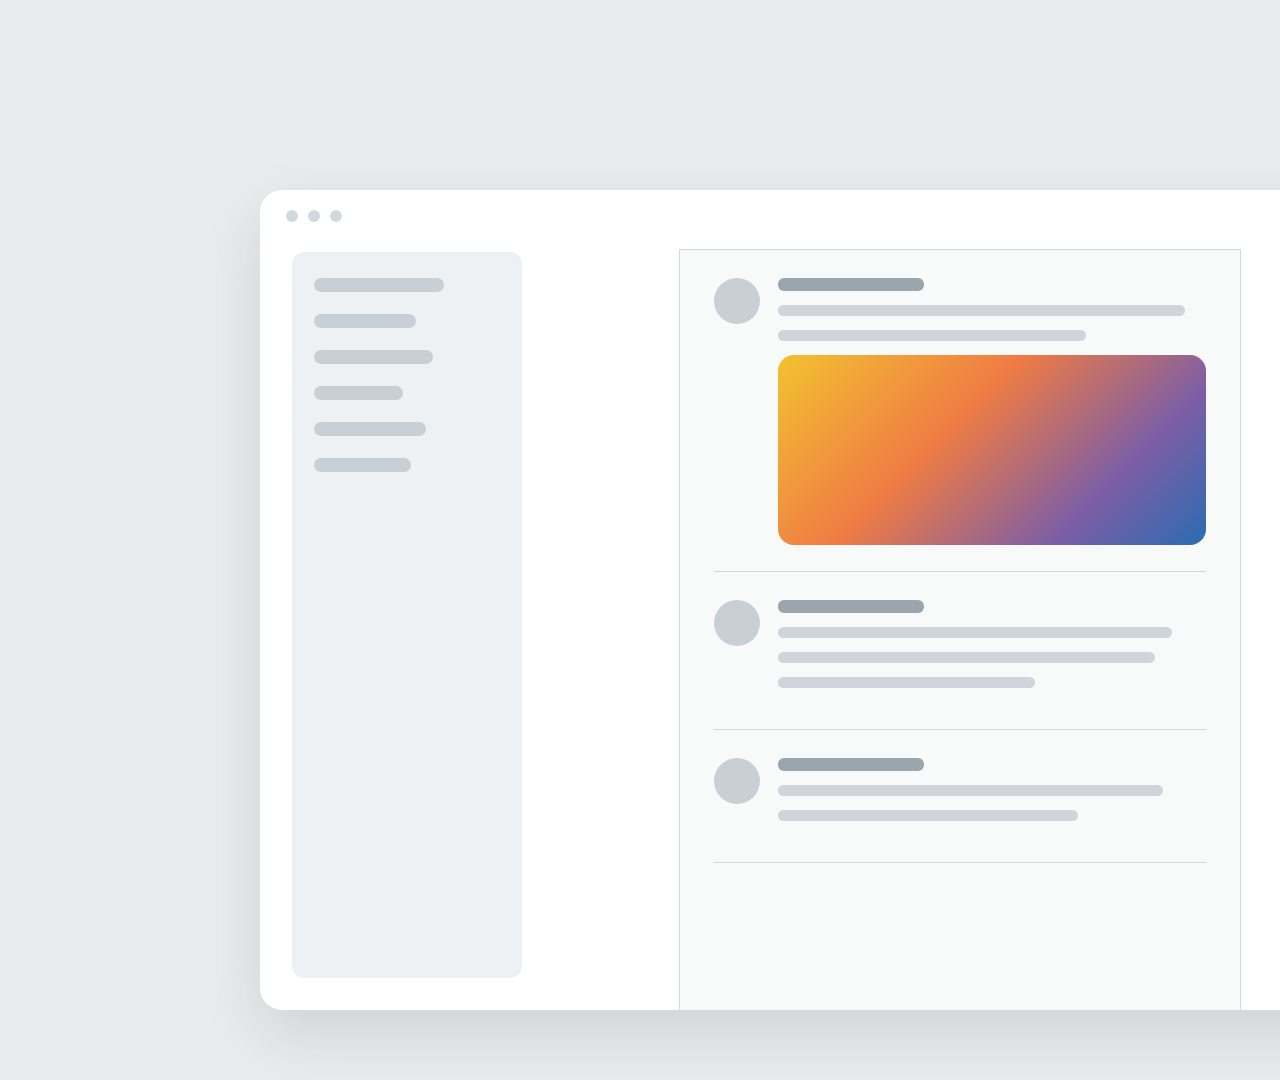
<file: store/video.html>
<!doctype html>
<!-- Source of the 9-second store video. render(t) draws the frame at t seconds;
     store/render-video.py steps it at 30 fps and encodes the frames. -->
<html lang="en">
<head>
<meta charset="utf-8" />
<title>Calm Reader for X video</title>
<link rel="stylesheet" href="https://fonts.googleapis.com/css2?family=Newsreader:opsz,wght@6..72,400;6..72,500;6..72,600&display=swap" />
<style>
  :root { --fog:#e9ecee; --paper:#f8f9f9; --ink:#1e252b; --quiet:#57626b; --rule:#d3d8dc; --ghost:#dde2e5; --signal:#f2c230; }
  html, body { margin:0; width:1920px; height:1080px; overflow:hidden; background:var(--fog); font-family:"Newsreader", Georgia, serif; color:var(--ink); }
  .caption { position:absolute; left:0; right:0; top:70px; text-align:center; font:500 66px/1 "Newsreader", Georgia, serif; letter-spacing:-0.01em; }
  .frame { position:absolute; left:260px; top:190px; width:1400px; height:820px; border-radius:22px; background:#fff; box-shadow:0 24px 60px rgba(30,37,43,.12); overflow:hidden; }
  .dots { position:absolute; left:26px; top:20px; display:flex; gap:10px; }
  .dots i { width:12px; height:12px; border-radius:50%; background:var(--rule); }
  .side { position:absolute; top:60px; bottom:30px; border-radius:14px; border:2px dashed transparent; }
  .side .fill { position:absolute; inset:0; border-radius:12px; background:#eef1f3; padding:26px 22px; box-sizing:border-box; }
  .side .fill b { display:block; height:14px; border-radius:7px; background:#c9d0d5; margin-bottom:22px; }
  .nav { left:30px; width:230px; }
  .rail { right:30px; width:270px; }
  .col { position:absolute; left:420px; width:560px; top:60px; bottom:0; background:var(--paper); box-shadow:0 0 0 1px var(--rule); padding:0 34px; box-sizing:border-box; }
  .post { overflow:hidden; border-bottom:1px solid var(--rule); position:relative; }
  .post .body { padding:28px 0 26px; display:flex; gap:18px; }
  .post .av { width:46px; height:46px; border-radius:50%; background:#c9d0d5; flex:none; }
  .post .lines { flex:1; }
  .post .lines b { display:block; height:11px; border-radius:6px; background:#cfd5da; margin-bottom:14px; }
  .post .lines b.name { width:34%; height:13px; background:#9aa5ad; }
  .post .hidden { position:absolute; inset:0; display:flex; align-items:center; justify-content:center; font:400 18px/1 system-ui, sans-serif; color:#9aa5ad; opacity:0; }
  .tile { position:relative; height:190px; border-radius:16px; margin-top:6px; overflow:hidden; background:#e1e5e8; }
  .tile .img { position:absolute; inset:0; background:linear-gradient(135deg,#f2c230 0%,#ef7b45 40%,#7b5ea7 75%,#2b6cb0 100%); }
  .tile .eye { position:absolute; inset:0; display:flex; align-items:center; justify-content:center; gap:10px; font:500 20px/1 system-ui, sans-serif; color:#6b767e; }
  .tile .eye svg { width:30px; height:30px; fill:currentColor; }
  .filter { position:absolute; left:52px; top:96px; width:300px; }
  .filter .pill { border:2px solid #1d9bf0; border-radius:999px; padding:14px 22px; font:400 26px/1.2 system-ui, sans-serif; color:#555; background:#fff; min-height:32px; }
  .filter .count { padding:10px 24px 0; font:400 20px/1 system-ui, sans-serif; color:#767676; }
  .cursor { position:absolute; width:44px; height:44px; }
  .ripple { position:absolute; width:80px; height:80px; margin:-40px 0 0 -40px; border-radius:50%; border:4px solid #1d9bf0; opacity:0; }
  .end { position:absolute; inset:0; background:var(--fog); display:flex; flex-direction:column; align-items:center; justify-content:center; opacity:0; }
  .end .mark { display:flex; align-items:center; gap:34px; font:600 104px/1 "Newsreader", Georgia, serif; letter-spacing:-0.02em; }
  .end .mark img { width:150px; height:150px; }
  .end p { margin:44px 0 0; font:400 42px/1.3 "Newsreader", Georgia, serif; color:var(--quiet); }
  .end .url { margin-top:22px; font-size:34px; color:var(--ink); }
</style>
</head>
<body>
<div class="caption" id="cap"></div>
<div class="frame">
  <div class="dots"><i></i><i></i><i></i></div>
  <div class="side nav" id="nav"><div class="fill"><b style="width:70%"></b><b style="width:55%"></b><b style="width:64%"></b><b style="width:48%"></b><b style="width:60%"></b><b style="width:52%"></b></div></div>
  <div class="side rail" id="rail"><div class="fill"><b style="width:90%;height:40px;border-radius:20px"></b><b style="width:100%;height:120px;border-radius:12px"></b><b style="width:80%"></b><b style="width:70%"></b><b style="width:85%"></b><b style="width:100%;height:120px;border-radius:12px"></b></div></div>
  <div class="col">
    <div class="post" id="pa"><div class="body"><div class="av"></div><div class="lines"><b class="name"></b><b style="width:95%"></b><b style="width:72%"></b>
      <div class="tile"><div class="img" id="img"></div><div class="eye" id="eye"><svg viewBox="0 0 24 24"><path d="M12 5C7 5 2.7 9.3 1.5 12c1.2 2.7 5.5 7 10.5 7s9.3-4.3 10.5-7C21.3 9.3 17 5 12 5zm0 11a4 4 0 1 1 0-8 4 4 0 0 1 0 8zm0-6a2 2 0 1 0 0 4 2 2 0 0 0 0-4z"/></svg>Image</div></div></div></div></div>
    <div class="post" id="pb"><div class="body"><div class="av"></div><div class="lines"><b class="name"></b><b style="width:92%"></b><b style="width:88%"></b><b style="width:60%"></b></div></div><div class="hidden">hidden by filter</div></div>
    <div class="post" id="pc"><div class="body"><div class="av"></div><div class="lines"><b class="name"></b><b style="width:90%"></b><b style="width:70%"></b></div></div><div class="hidden">hidden by filter</div></div>
  </div>
  <div class="filter" id="filter"><div class="pill" id="typed"></div><div class="count" id="count"></div></div>
</div>
<svg class="cursor" id="cursor" viewBox="0 0 24 24"><path d="M5 2l14 10-6.5 1.4L16 21l-3 1.4-3.6-7.6L5 19z" fill="#1e252b" stroke="#fff" stroke-width="1.4"/></svg>
<div class="ripple" id="ripple"></div>
<div class="end" id="end">
  <div class="mark"><img src="../icons/icon128.png" alt="" />Calm Reader for X</div>
  <p>One calm column on x.com. Free, open source, collects nothing.</p>
  <p class="url">xlook.cocode.dk</p>
</div>
<script>
  const $ = (id) => document.getElementById(id);
  const clamp = (x) => Math.min(1, Math.max(0, x));
  const ease = (x) => x * x * (3 - 2 * x);
  const ramp = (t, a, b) => ease(clamp((t - a) / (b - a)));
  const CAPTIONS = [
    [0, 1.7, "x.com, as it is"],
    [1.7, 3.5, "Calm Reader for X clears the noise"],
    [3.5, 5.5, "Pictures wait until you click"],
    [5.5, 7.5, "Keep only the posts you want"],
  ];
  const WORD = "design";
  const POST_H = {};

  window.render = (t) => {
    const cap = CAPTIONS.find(([a, b]) => t >= a && t < b) || CAPTIONS[CAPTIONS.length - 1];
    $("cap").textContent = cap[2];
    $("cap").style.opacity = Math.min(ramp(t, cap[0], cap[0] + 0.3), 1 - ramp(t, cap[1] - 0.25, cap[1]));

    // Scene 2: the nav and the rail empty out to dashed outlines.
    const calm = ramp(t, 1.8, 2.6);
    for (const id of ["nav", "rail"]) {
      $(id).querySelector(".fill").style.opacity = 1 - calm;
      $(id).style.borderColor = `rgba(154,165,173,${calm})`;
    }
    // The picture greys out, then comes back when clicked in scene 3.
    $("img").style.opacity = 1 - ramp(t, 2.6, 3.1) + ramp(t, 4.55, 4.95);
    $("eye").style.opacity = ramp(t, 2.6, 3.1) - ramp(t, 4.5, 4.7);

    // Scene 3: the cursor moves onto the tile and clicks.
    const move = ramp(t, 3.7, 4.35);
    const cx = 1500 + (980 - 1500) * move, cy = 960 + (560 - 960) * move;
    $("cursor").style.transform = `translate(${cx}px, ${cy}px)`;
    $("cursor").style.opacity = ramp(t, 3.55, 3.75) - ramp(t, 5.0, 5.3);
    const pulse = clamp((t - 4.4) / 0.45);
    $("ripple").style.left = `${cx + 6}px`;
    $("ripple").style.top = `${cy + 6}px`;
    $("ripple").style.opacity = pulse > 0 && pulse < 1 ? 1 - pulse : 0;
    $("ripple").style.transform = `scale(${0.4 + pulse})`;

    // Scene 4: the filter box types a word, the other posts fold away.
    $("filter").style.opacity = ramp(t, 5.5, 5.8) - ramp(t, 7.5, 7.7);
    const letters = Math.floor(clamp((t - 5.9) / 0.8) * WORD.length);
    $("typed").textContent = WORD.slice(0, letters);
    const fold = ramp(t, 6.8, 7.2);
    $("count").textContent = fold > 0.5 ? "2 hidden" : "";
    for (const id of ["pb", "pc"]) {
      const post = $(id);
      POST_H[id] ??= post.offsetHeight;
      post.style.height = `${POST_H[id] + (40 - POST_H[id]) * fold}px`;
      post.querySelector(".body").style.opacity = 1 - fold;
      post.querySelector(".hidden").style.opacity = fold;
    }

    // Scene 5: the end card.
    $("end").style.opacity = ramp(t, 7.5, 7.95);
  };
  window.render(0);
</script>
</body>
</html>
</file>
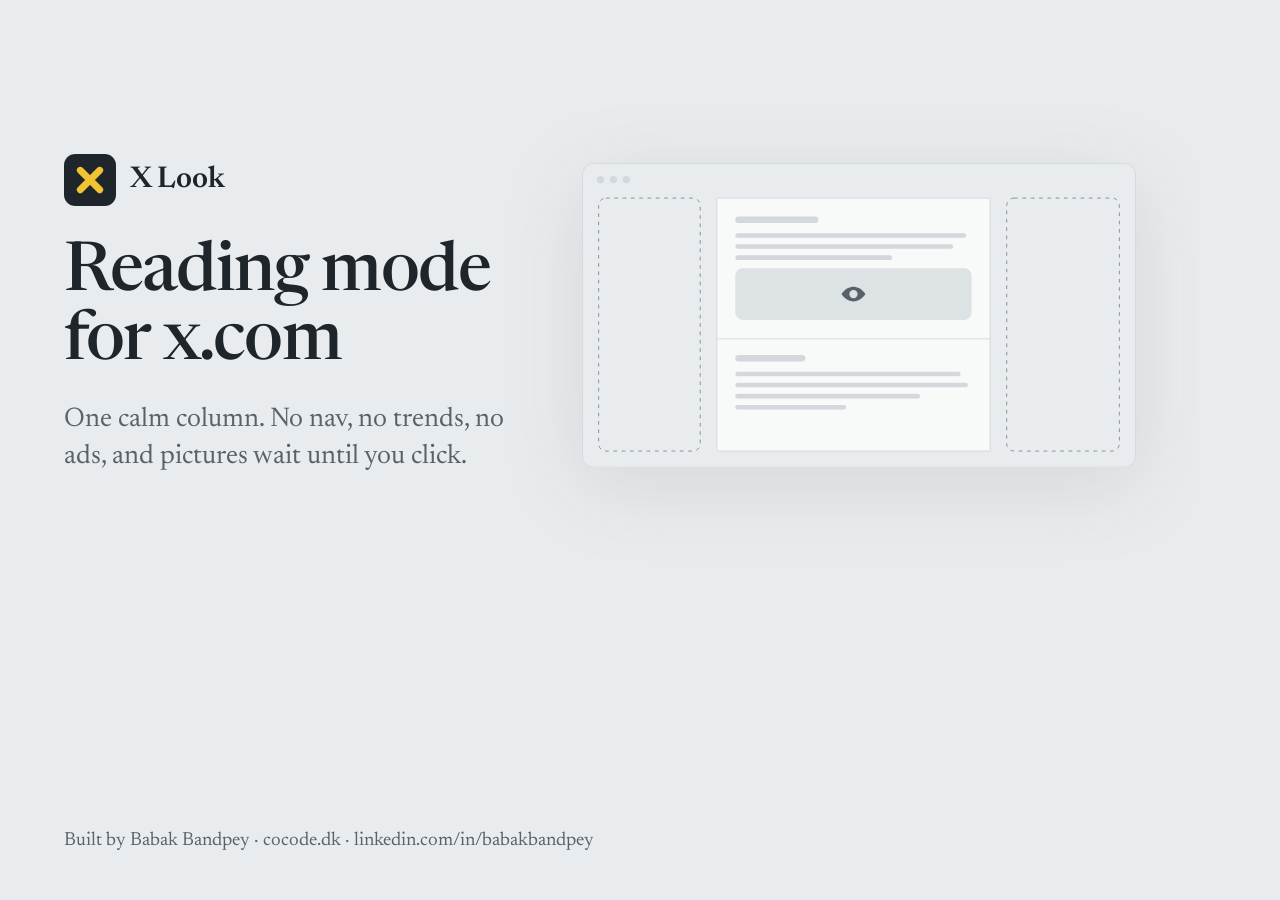
<file: website/og-image.html>
<!doctype html>
<!-- Source of og.png (1200x630). Not a page for visitors. -->
<html lang="en">
<head>
<meta charset="utf-8" />
<meta name="robots" content="noindex" />
<title>X Look OG image</title>
<link rel="stylesheet" href="https://fonts.googleapis.com/css2?family=Newsreader:opsz,wght@6..72,400;6..72,500;6..72,600&display=swap" />
<link rel="stylesheet" href="styles.css" />
<style>
  :root { color-scheme: light; --fog:#e9ecee; --paper:#f8f9f9; --ink:#1e252b; --quiet:#57626b; --rule:#d3d8dc; --ghost:#dde2e5; }
  html, body { margin:0; width:1200px; height:630px; overflow:hidden; background:var(--fog); }
  .og { display:grid; grid-template-columns: 470px 1fr; gap:48px; align-items:center; height:630px; padding:0 64px; box-sizing:border-box; }
  .mark { display:flex; align-items:center; gap:14px; font:600 30px/1 var(--serif); color:var(--ink); }
  .mark svg { width:52px; height:52px; }
  h1 { font:500 68px/1.02 var(--serif); letter-spacing:-0.02em; margin:34px 0 22px; }
  .sub { font:400 27px/1.4 var(--serif); color:var(--quiet); margin:0; }
  .by { position:absolute; left:64px; bottom:34px; font:400 19px/1 var(--serif); color:var(--quiet); }
  .scheme { margin:0; filter: drop-shadow(0 18px 40px rgba(30,37,43,.10)); }
  .scheme svg { width:100%; }
</style>
</head>
<body>
<div class="og">
  <div>
    <div class="mark"><svg viewBox="0 0 32 32" aria-hidden="true"><rect width="32" height="32" rx="7" fill="#1e252b"/><path d="M10 10l12 12M22 10L10 22" stroke="#f2c230" stroke-width="4.2" stroke-linecap="round"/></svg>X Look</div>
    <h1>Reading mode for x.com</h1>
    <p class="sub">One calm column. No nav, no trends, no ads, and pictures wait until you click.</p>
  </div>
  <figure class="scheme calm"><svg viewBox="0 0 600 330" aria-hidden="true">
            <rect class="s-frame" x="0.5" y="0.5" width="599" height="329" rx="12" />
            <circle class="s-dot" cx="20" cy="18" r="4" /><circle class="s-dot" cx="34" cy="18" r="4" /><circle class="s-dot" cx="48" cy="18" r="4" />
            <g class="s-gone">
              <rect x="18" y="38" width="110" height="274" rx="8" />
              <rect class="s-fill" x="32" y="56" width="70" height="8" rx="4" />
              <rect class="s-fill" x="32" y="78" width="56" height="8" rx="4" />
              <rect class="s-fill" x="32" y="100" width="64" height="8" rx="4" />
              <rect class="s-fill" x="32" y="122" width="50" height="8" rx="4" />
              <rect class="s-fill" x="32" y="268" width="82" height="26" rx="13" />
            </g>
            <g class="s-gone">
              <rect x="460" y="38" width="122" height="274" rx="8" />
              <rect class="s-fill" x="472" y="52" width="98" height="18" rx="9" />
              <rect class="s-fill" x="472" y="86" width="98" height="60" rx="6" />
              <rect class="s-fill" x="472" y="160" width="98" height="8" rx="4" />
              <rect class="s-fill" x="472" y="178" width="78" height="8" rx="4" />
              <rect class="s-fill" x="472" y="196" width="88" height="8" rx="4" />
              <rect class="s-fill" x="472" y="230" width="98" height="60" rx="6" />
            </g>
            <rect class="s-col" x="146" y="38" width="296" height="274" rx="2" />
            <rect class="s-line" x="166" y="58" width="90" height="7" rx="3.5" />
            <rect class="s-line" x="166" y="76" width="250" height="5" rx="2.5" />
            <rect class="s-line" x="166" y="88" width="236" height="5" rx="2.5" />
            <rect class="s-line" x="166" y="100" width="170" height="5" rx="2.5" />
            <rect class="s-tile" x="166" y="114" width="256" height="56" rx="8" />
            <path class="s-eye" d="M281 142c4-6 9-8 13-8s9 2 13 8c-4 6-9 8-13 8s-9-2-13-8zm13 4.5a4.5 4.5 0 1 0 0-9 4.5 4.5 0 0 0 0 9z" />
            <rect class="s-line" x="146" y="190" width="296" height="1" />
            <rect class="s-line" x="166" y="208" width="76" height="7" rx="3.5" />
            <rect class="s-line" x="166" y="226" width="244" height="5" rx="2.5" />
            <rect class="s-line" x="166" y="238" width="252" height="5" rx="2.5" />
            <rect class="s-line" x="166" y="250" width="200" height="5" rx="2.5" />
            <rect class="s-line" x="166" y="262" width="120" height="5" rx="2.5" />
          </svg></figure>
</div>
<p class="by">Built by Babak Bandpey &middot; cocode.dk &middot; linkedin.com/in/babakbandpey</p>
</body>
</html>
</file>
<file: website/styles.css>
/* X Look site. The page is the thing it sells: one calm reading column on a
   fog background, the extension's yellow X as the only bright colour. */

:root {
  --fog: #e9ecee;
  --paper: #f8f9f9;
  --ink: #1e252b;
  --quiet: #57626b;
  --rule: #d3d8dc;
  --ghost: #dde2e5;
  --signal: #f2c230;
  --signal-ink: #1e252b;
  --serif: "Newsreader", Charter, "Iowan Old Style", Georgia, serif;
  color-scheme: light dark;
}

@media (prefers-color-scheme: dark) {
  :root {
    --fog: #121619;
    --paper: #191e22;
    --ink: #e3e7e9;
    --quiet: #9aa5ad;
    --rule: #2d353b;
    --ghost: #262d32;
  }
}

*,
*::before,
*::after {
  box-sizing: border-box;
}

html {
  -webkit-text-size-adjust: 100%;
}

body {
  margin: 0;
  background: var(--fog);
  color: var(--ink);
  font: 400 1.0625rem / 1.65 var(--serif);
  font-optical-sizing: auto;
  text-rendering: optimizeLegibility;
}

[dir="rtl"] body {
  font-family: "Vazirmatn", Tahoma, sans-serif;
  font-size: 1rem;
  line-height: 1.9;
}

a {
  color: inherit;
  text-decoration-color: var(--signal);
  text-decoration-thickness: 2px;
  text-underline-offset: 3px;
}

a:hover {
  text-decoration-thickness: 4px;
}

:focus-visible {
  outline: 2px solid var(--ink);
  outline-offset: 3px;
  border-radius: 2px;
}

/* The column */
.page {
  max-width: 660px;
  margin: 0 auto;
  min-height: 100vh;
  background: var(--paper);
  box-shadow: 0 0 0 1px var(--rule);
}

.bar {
  display: flex;
  align-items: center;
  justify-content: space-between;
  gap: 1rem;
  padding: 0.75rem 1rem;
  border-bottom: 1px solid var(--rule);
}

.brand {
  display: inline-flex;
  align-items: center;
  gap: 0.55rem;
  min-height: 44px;
  font-weight: 600;
  text-decoration: none;
}

.brand svg {
  width: 26px;
  height: 26px;
  flex: none;
}

.lang-switch {
  display: inline-flex;
  align-items: center;
  min-height: 44px;
  padding: 0 0.25rem;
  color: var(--quiet);
}

main > section,
.hero {
  padding: 2.25rem 1rem;
  border-bottom: 1px solid var(--rule);
}

h1,
h2 {
  margin: 0 0 0.75rem;
  font-weight: 500;
  letter-spacing: -0.015em;
  line-height: 1.15;
  text-wrap: balance;
}

h1 {
  font-size: clamp(2.1rem, 8vw, 3rem);
}

h2 {
  font-size: 1.5rem;
}

h3 {
  margin: 0;
  font-size: 1.0625rem;
  font-weight: 600;
}

[dir="rtl"] h1,
[dir="rtl"] h2 {
  letter-spacing: 0;
  line-height: 1.4;
  font-weight: 700;
}

p {
  margin: 0 0 1rem;
  text-wrap: pretty;
}

.lede {
  font-size: 1.1875rem;
  color: var(--quiet);
}

[dir="rtl"] .lede {
  font-size: 1.0625rem;
}

/* The one bright thing on the page */
.download {
  display: inline-flex;
  align-items: center;
  gap: 0.6rem;
  min-height: 48px;
  padding: 0.7rem 1.2rem;
  border-radius: 999px;
  background: var(--signal);
  color: var(--signal-ink);
  font-weight: 600;
  text-decoration: none;
}

.download:hover {
  background: #e6b31c;
}

.actions {
  display: flex;
  flex-wrap: wrap;
  align-items: center;
  gap: 0.5rem 1.25rem;
  margin: 1.5rem 0 0;
}

.actions .source {
  display: inline-flex;
  align-items: center;
  min-height: 44px;
}

/* The schematic: x.com in three columns, and the two that X Look takes away */
.scheme {
  margin: 2rem 0 0;
}

.scheme svg {
  display: block;
  width: 100%;
  height: auto;
}

.scheme figcaption {
  margin-top: 0.6rem;
  font-size: 0.9375rem;
  color: var(--quiet);
}

.s-frame {
  fill: var(--fog);
  stroke: var(--rule);
}
.s-col {
  fill: var(--paper);
  stroke: var(--rule);
}
.s-line {
  fill: var(--rule);
}
.s-tile {
  fill: var(--ghost);
}
.s-eye {
  fill: var(--quiet);
}
.s-dot {
  fill: var(--rule);
}

.s-gone rect {
  fill: var(--ghost);
  stroke: var(--quiet);
  stroke-width: 1;
  stroke-dasharray: 0;
  transition:
    fill 900ms ease,
    stroke-dasharray 900ms ease,
    opacity 900ms ease;
}

.s-gone .s-fill {
  fill: var(--quiet);
  opacity: 0.35;
  stroke: none;
}

/* One moment on load: the furniture empties out. */
.scheme.calm .s-gone rect {
  fill: transparent;
  stroke-dasharray: 4 5;
  opacity: 0.7;
}

.scheme.calm .s-gone .s-fill {
  opacity: 0;
}

@media (prefers-reduced-motion: reduce) {
  .s-gone rect {
    transition: none;
  }
}

/* What it does */
.changes {
  list-style: none;
  margin: 0;
  padding: 0;
}

.changes li {
  padding: 1rem 0;
  border-top: 1px solid var(--rule);
}

.changes li:first-child {
  border-top: 0;
  padding-top: 0.25rem;
}

.changes p {
  margin: 0.25rem 0 0;
  color: var(--quiet);
}

/* Privacy: plain facts, a quiet bulleted list */
.privacy-lede {
  font-weight: 500;
}

.privacy {
  margin: 0;
  padding-inline-start: 1.2rem;
}

.privacy li {
  margin: 0.4rem 0;
  color: var(--quiet);
}

/* Install: a real sequence, so it is numbered */
.steps {
  margin: 0;
  padding: 0;
  list-style: none;
  counter-reset: step;
}

.steps li {
  counter-increment: step;
  position: relative;
  padding: 0 0 1rem 2.6rem;
}

.steps li::before {
  content: counter(step);
  position: absolute;
  inset-inline-start: 0;
  top: 0.1em;
  display: grid;
  place-items: center;
  width: 1.8rem;
  height: 1.8rem;
  border: 1px solid var(--rule);
  border-radius: 50%;
  font-size: 0.875rem;
  color: var(--quiet);
}

[dir="rtl"] .steps li {
  padding: 0 2.6rem 1rem 0;
}

[dir="rtl"] .steps li::before {
  content: counter(step, persian);
}

code {
  font-family: ui-monospace, "SFMono-Regular", Menlo, Consolas, monospace;
  font-size: 0.875em;
  padding: 0.1em 0.35em;
  border-radius: 4px;
  background: var(--ghost);
  overflow-wrap: anywhere;
}

[dir="rtl"] code {
  direction: ltr;
  unicode-bidi: isolate;
}

.note {
  font-size: 0.9375rem;
  color: var(--quiet);
}

.credits p {
  margin: 0 0 0.35rem;
}

footer {
  padding: 1.5rem 1rem 2.5rem;
  font-size: 0.9375rem;
  color: var(--quiet);
}

footer p {
  margin: 0;
}

@media (min-width: 640px) {
  .bar {
    padding: 0.75rem 2.5rem;
  }

  main > section,
  .hero {
    padding: 3rem 2.5rem;
  }

  .hero {
    padding-top: 4rem;
  }

  footer {
    padding: 1.75rem 2.5rem 3rem;
  }
}

@media (min-width: 1024px) {
  .page {
    margin-top: 2.5rem;
    margin-bottom: 2.5rem;
    min-height: 0;
  }
}
</file>
